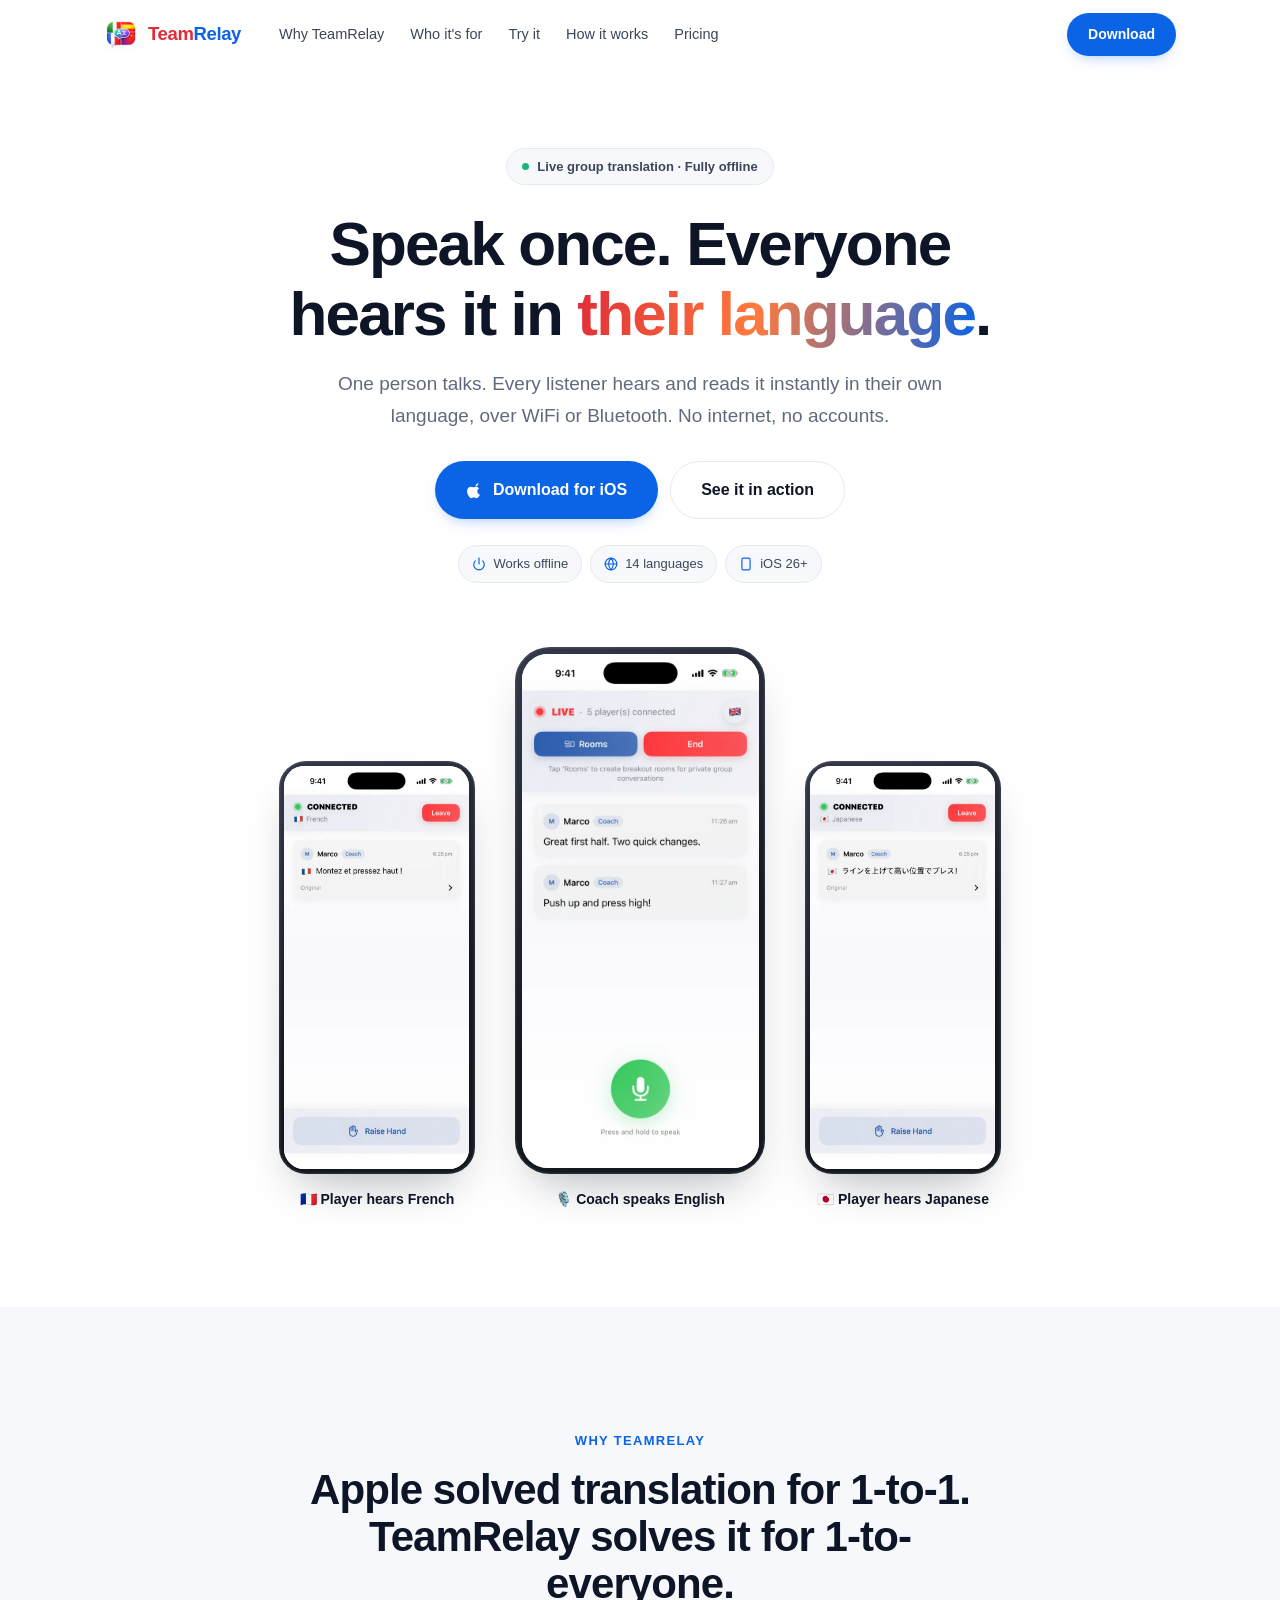
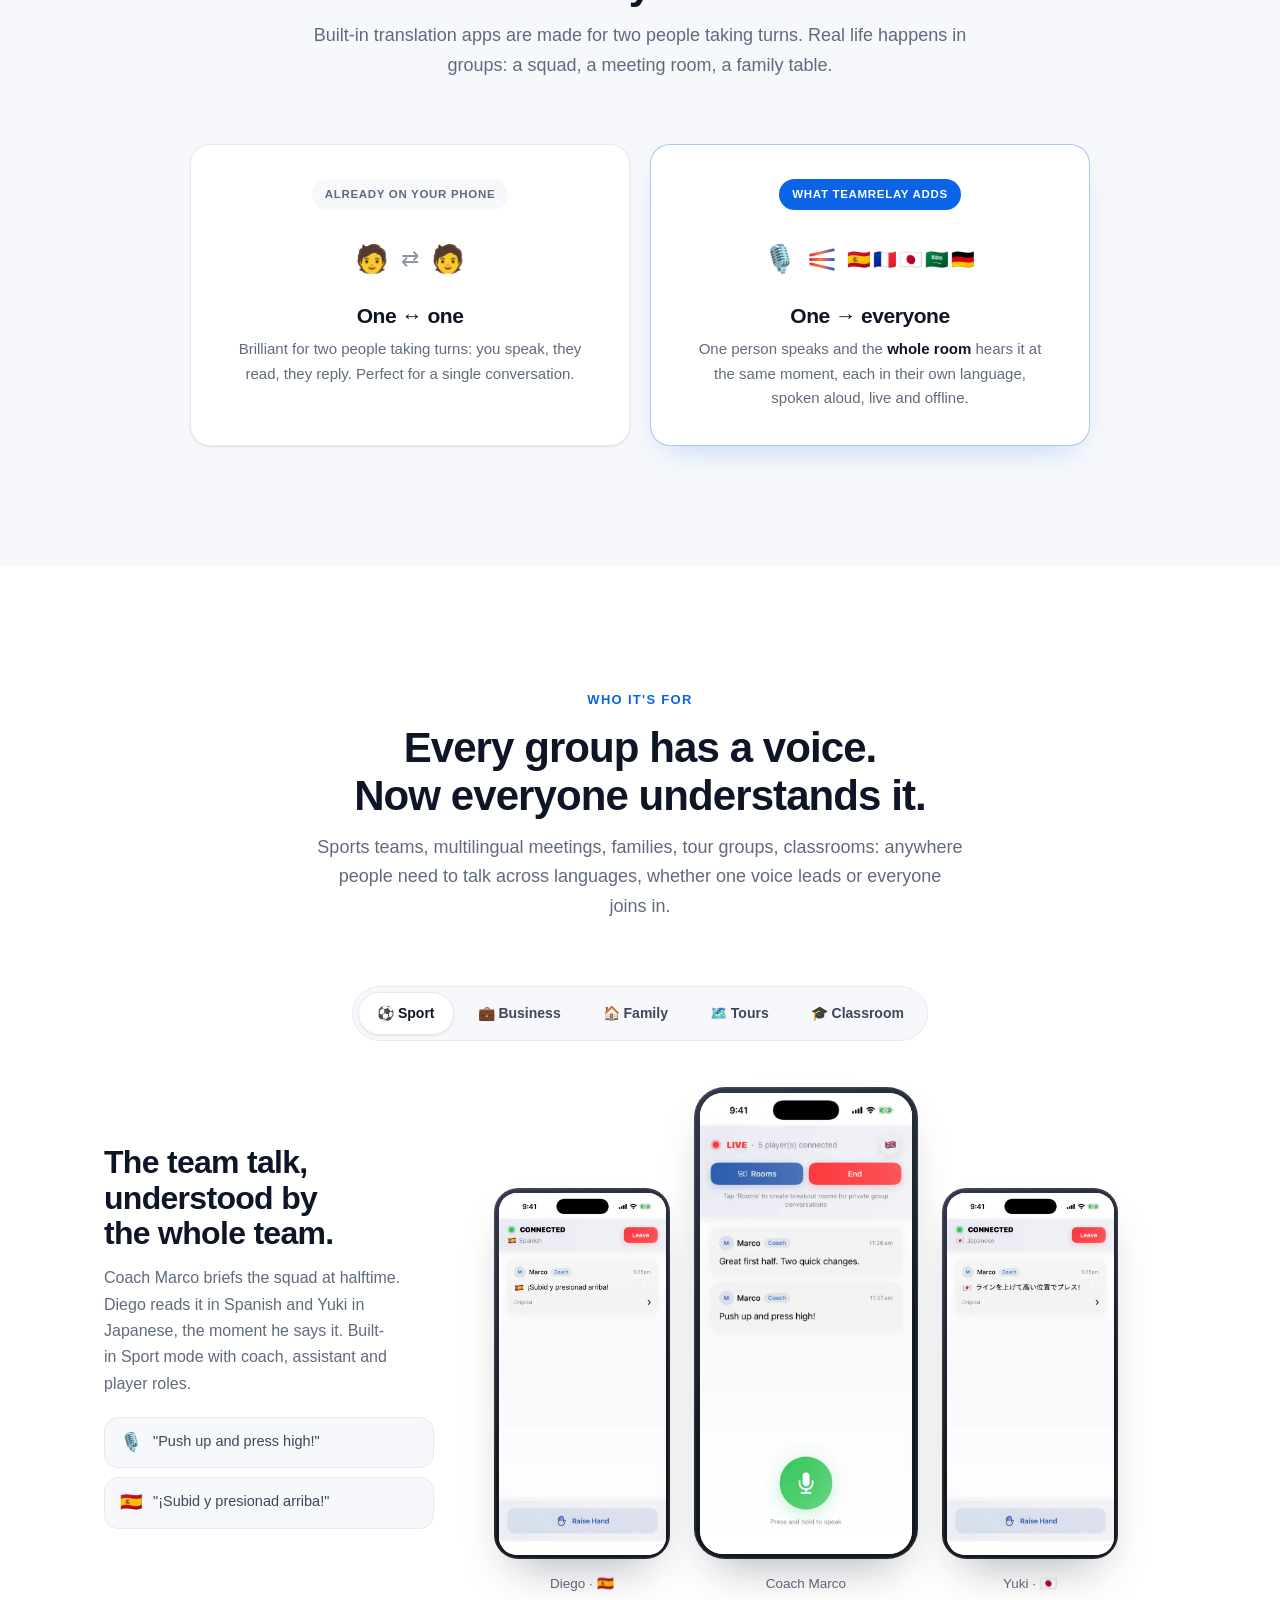
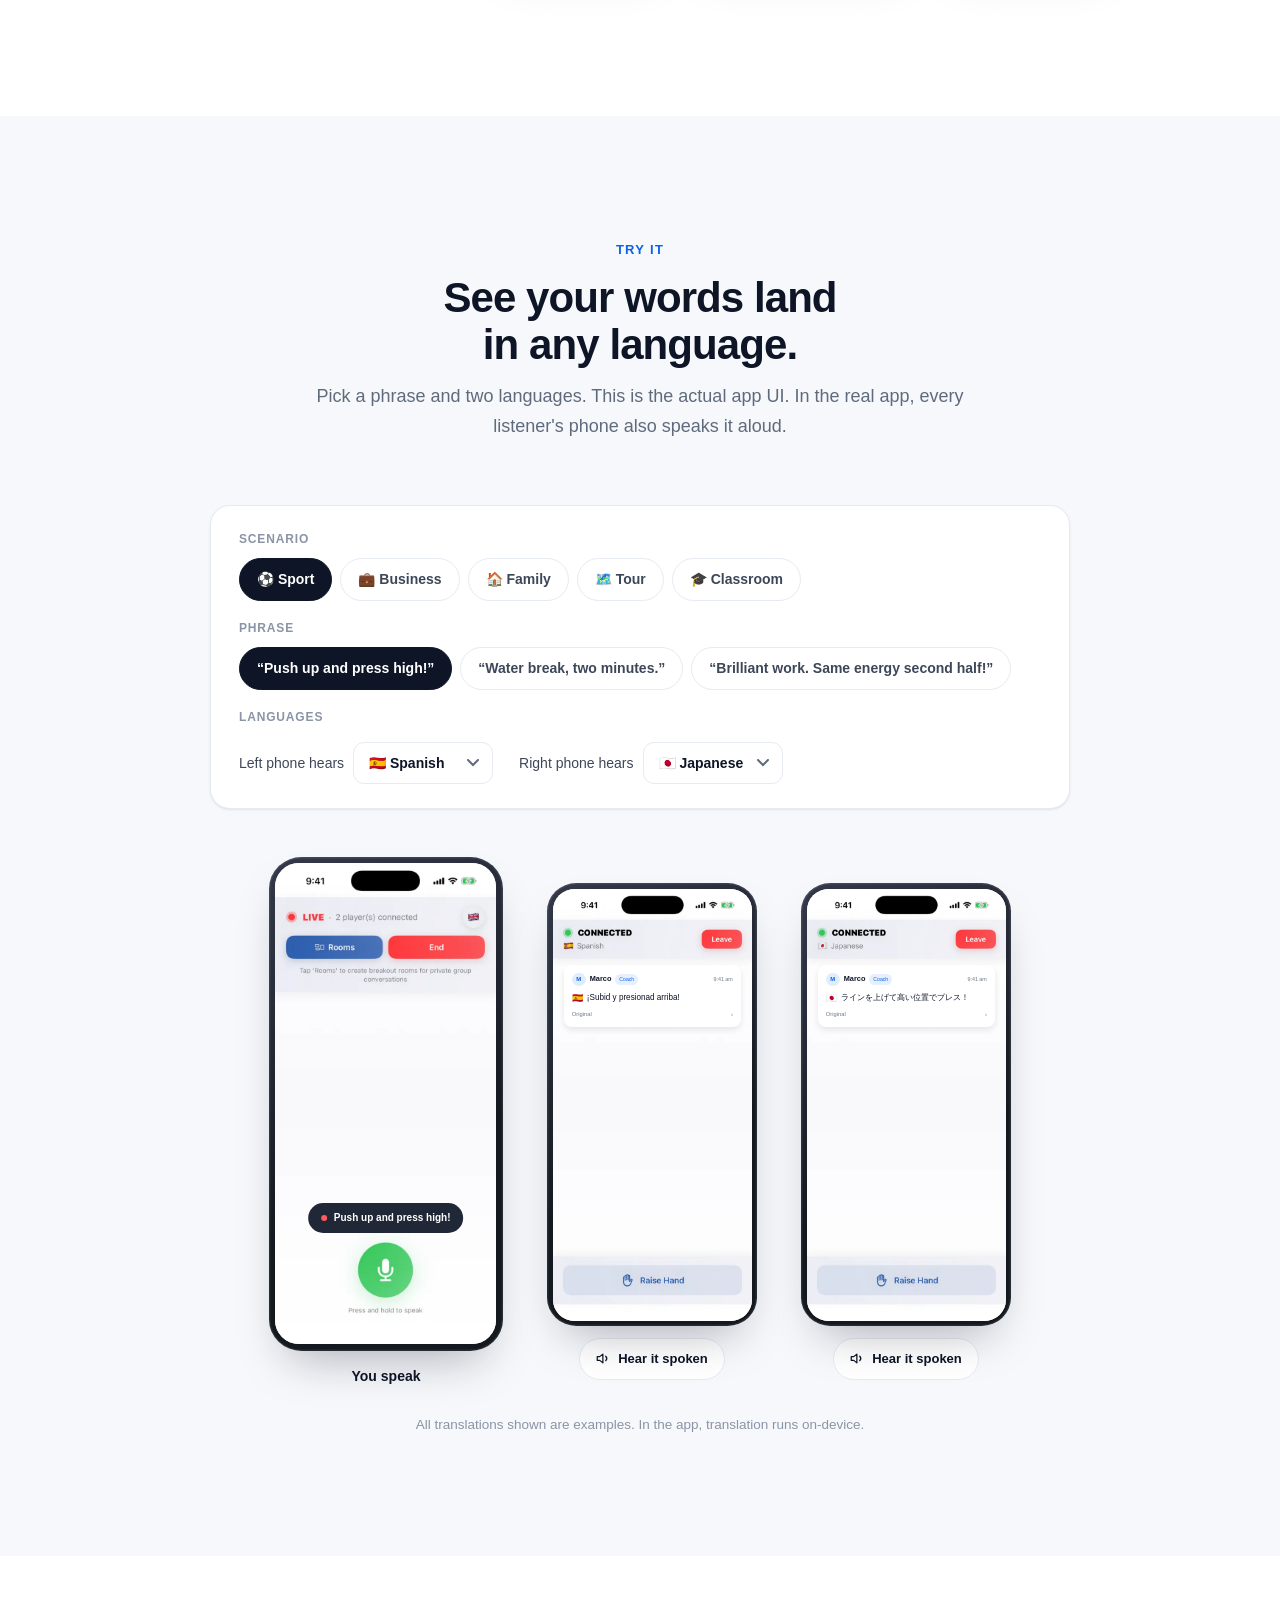
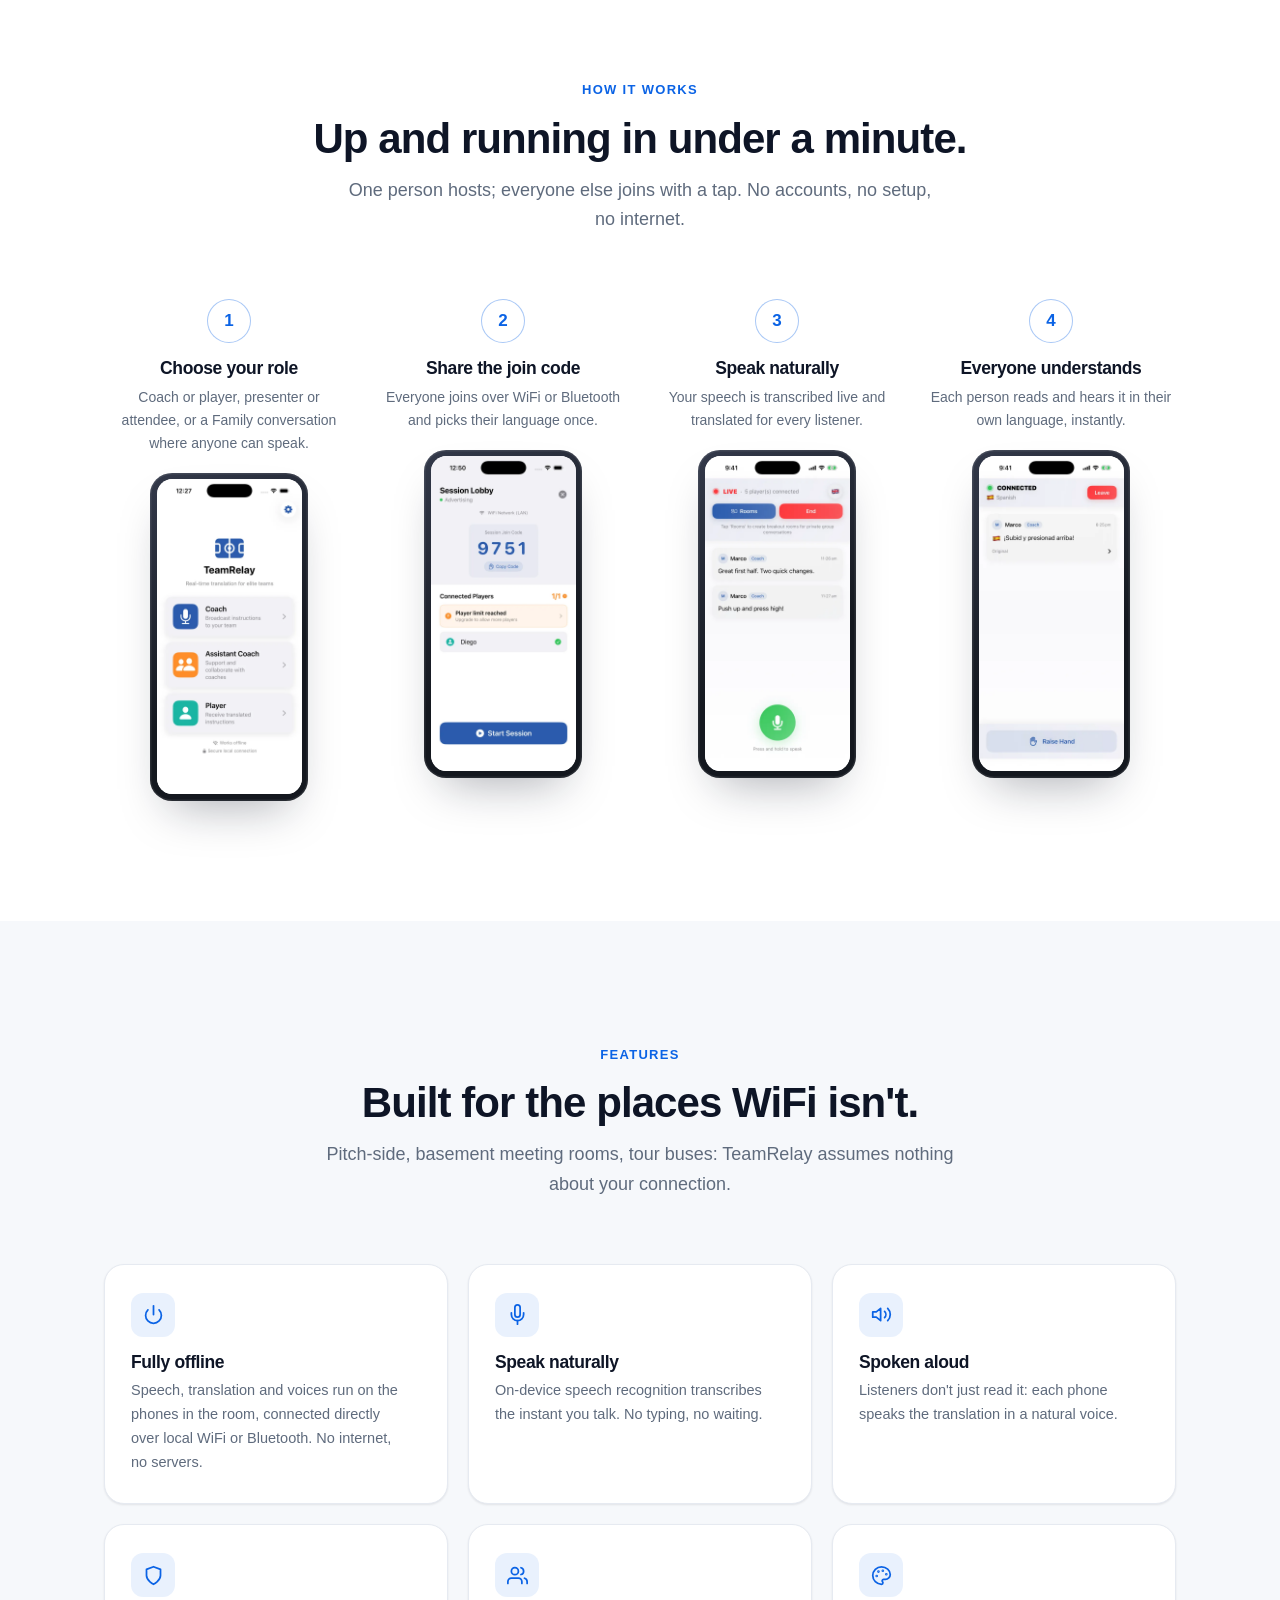
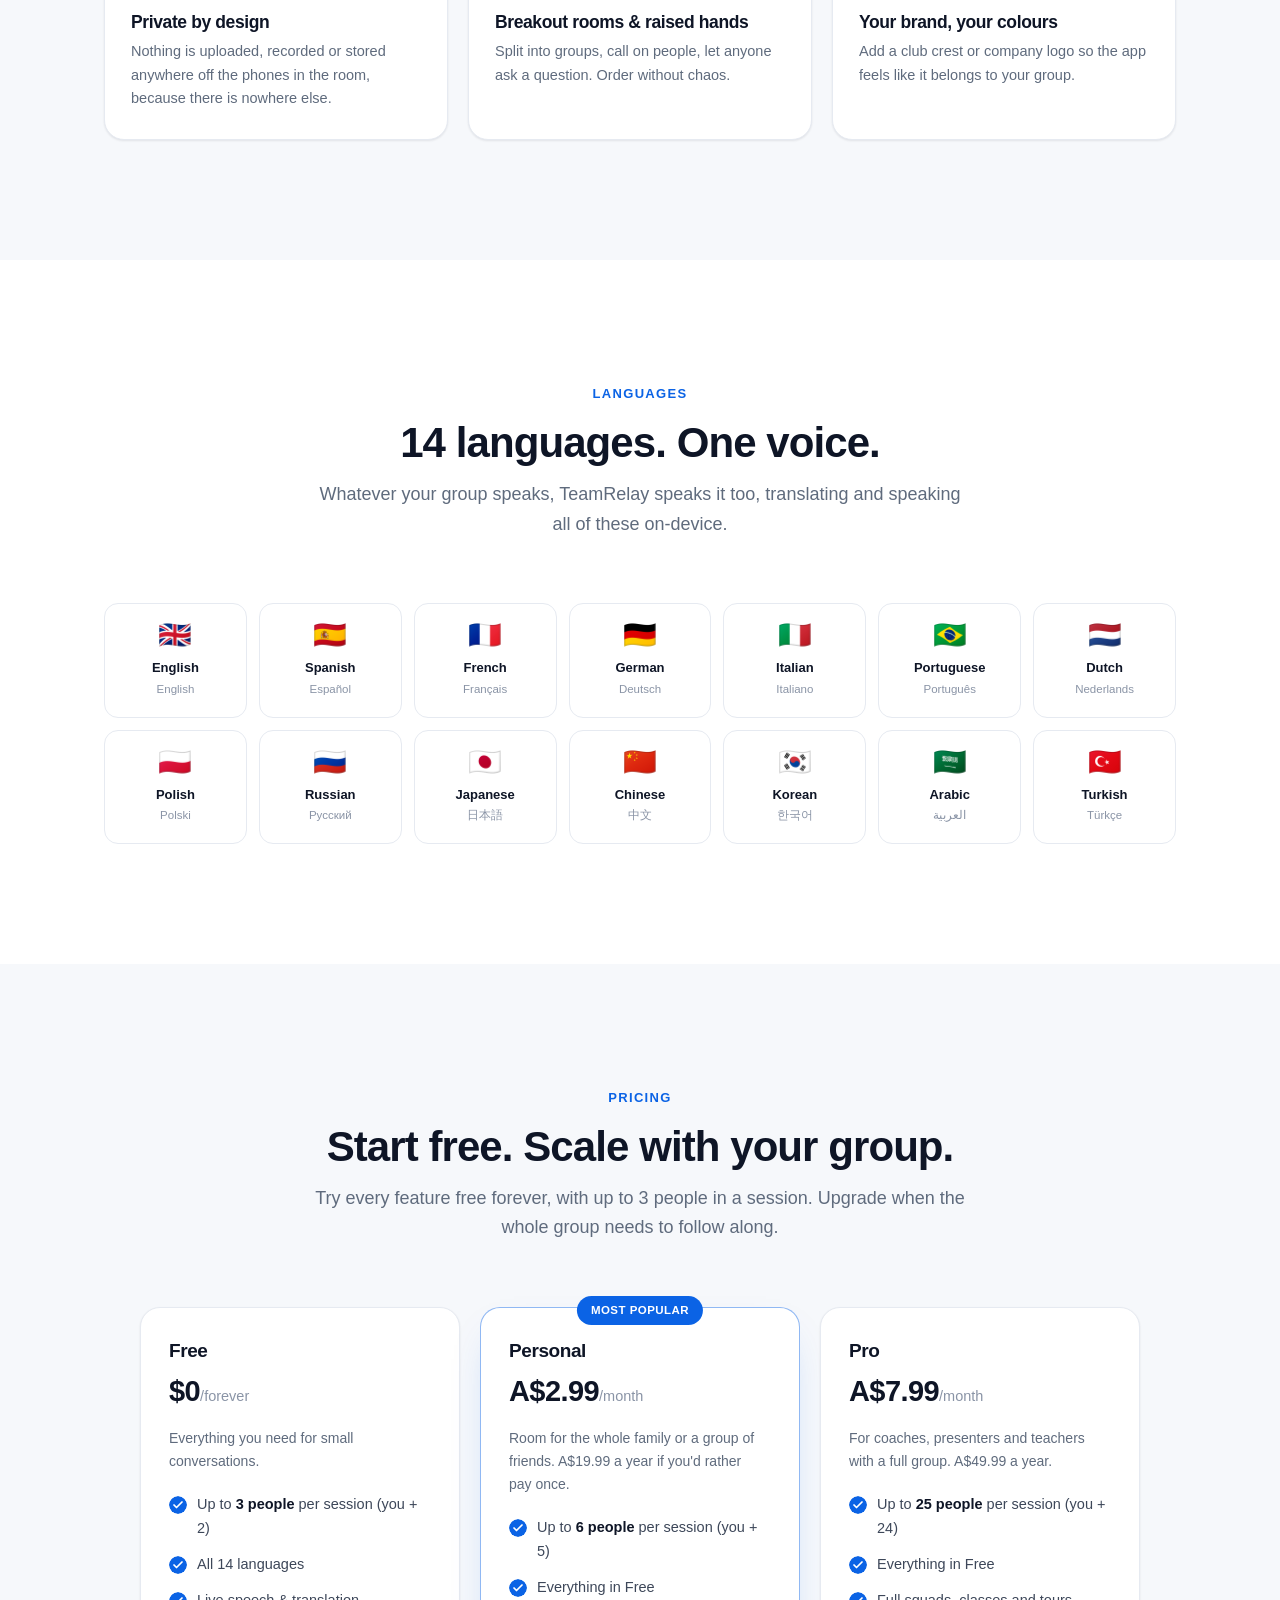
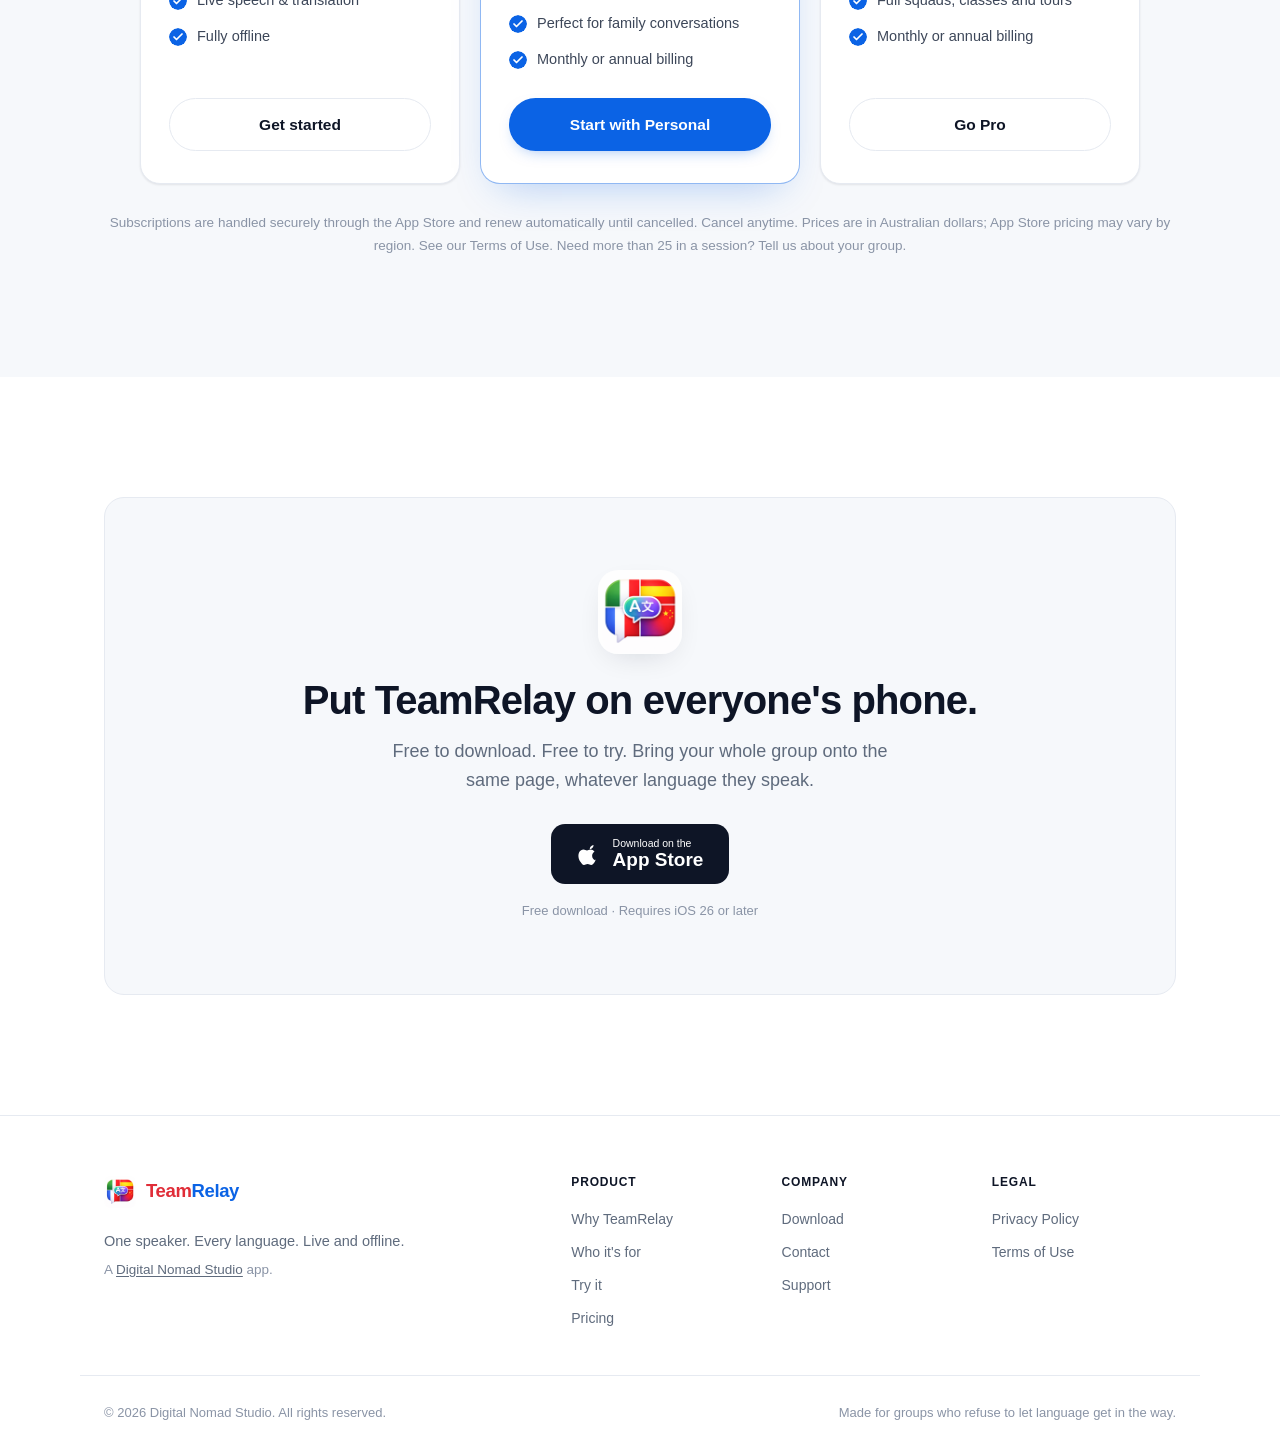
<file: index.html>
<!DOCTYPE html>
<html lang="en">
<head>
    <meta charset="UTF-8">
    <meta name="viewport" content="width=device-width, initial-scale=1.0">
    <title>TeamRelay: real-time group translation. One speaker, every language. Offline.</title>
    <meta name="description" content="TeamRelay translates one voice for a whole group in real time: 14 languages, fully offline over WiFi or Bluetooth. For teams, meetings, families, tours and classrooms. iOS.">
    <meta name="theme-color" content="#ffffff">
    <link rel="canonical" href="https://www.teamrelay.com.au/">
    <meta property="og:type" content="website">
    <meta property="og:title" content="TeamRelay: one speaker, every language. Live and offline.">
    <meta property="og:description" content="Apple solved translation for 1-to-1. TeamRelay solves it for 1-to-everyone. Real-time group translation in 14 languages, no internet required.">
    <meta property="og:image" content="https://www.teamrelay.com.au/assets/og.png">
    <meta name="twitter:card" content="summary_large_image">
    <link rel="icon" type="image/png" sizes="64x64" href="assets/teamrelay-icon-64.png">
    <link rel="apple-touch-icon" href="assets/teamrelay-icon-180.png">
    <link rel="preload" as="image" imagesrcset="assets/screens/coach-broadcast.webp 600w, assets/screens/coach-broadcast-900.webp 900w" imagesizes="250px" fetchpriority="high">
    <link rel="stylesheet" href="styles.css">

    <script type="application/ld+json">
    {
        "@context": "https://schema.org",
        "@type": "SoftwareApplication",
        "name": "TeamRelay",
        "operatingSystem": "iOS 26.0 or later",
        "applicationCategory": "UtilitiesApplication",
        "description": "Real-time group speech translation. One person speaks; everyone hears and reads it in their own language, fully offline over local WiFi or Bluetooth.",
        "offers": { "@type": "Offer", "price": "0", "priceCurrency": "AUD" },
        "featureList": "14 languages, offline LAN/Bluetooth translation, spoken playback, breakout rooms, Sport, Business and Family modes",
        "publisher": { "@type": "Organization", "name": "Digital Nomad Studio", "email": "team@digitalnomadstudio.io" }
    }
    </script>
    <script type="module" src="js/main.js"></script>
</head>
<body>
    <a class="skip-link" href="#main">Skip to content</a>

    <!-- ================= Nav ================= -->
    <nav class="nav" id="nav" aria-label="Main">
        <div class="nav-inner">
            <a href="#top" class="brand" aria-label="TeamRelay home">
                <img src="assets/teamrelay-icon-180.png" alt="" class="brand-mark" width="34" height="34">
                <span class="brand-name">Team<span class="brand-name-accent">Relay</span></span>
            </a>
            <div class="nav-links">
                <a href="#why">Why TeamRelay</a>
                <a href="#worlds">Who it's for</a>
                <a href="#playground">Try it</a>
                <a href="#how">How it works</a>
                <a href="#pricing">Pricing</a>
            </div>
            <a href="#download" class="btn btn-primary btn-sm nav-cta">Download</a>
            <button class="nav-toggle" id="navToggle" aria-label="Menu" aria-expanded="false" aria-controls="navMobile">
                <span></span><span></span><span></span>
            </button>
        </div>
        <div class="nav-mobile" id="navMobile">
            <a href="#why">Why TeamRelay</a>
            <a href="#worlds">Who it's for</a>
            <a href="#playground">Try it</a>
            <a href="#how">How it works</a>
            <a href="#pricing">Pricing</a>
            <a href="#download" class="btn btn-primary">Download for iOS</a>
        </div>
    </nav>

    <main id="main">
    <!-- ================= Hero ================= -->
    <header class="hero container" id="top">
        <span class="eyebrow"><span class="dot"></span> Live group translation · Fully offline</span>
        <h1 class="hero-title">Speak once. Everyone hears it in <span class="grad-text">their language</span>.</h1>
        <p class="hero-sub">One person talks. Every listener hears and reads it instantly in their own language, over WiFi or Bluetooth. No internet, no accounts.</p>
        <div class="hero-cta">
            <a href="#download" class="btn btn-primary btn-lg">
                <svg viewBox="0 0 24 24" width="18" height="18" aria-hidden="true" fill="currentColor"><path d="M16.5 3c.1 1-.3 2-1 2.8-.7.8-1.7 1.4-2.7 1.3-.1-1 .4-2 1-2.7.7-.8 1.8-1.3 2.7-1.4zM19 17.3c-.5 1.1-.7 1.6-1.3 2.6-.9 1.4-2.1 3.1-3.6 3.1-1.3 0-1.7-.9-3.5-.9s-2.2.8-3.5.9c-1.5.1-2.6-1.5-3.5-2.9C1.4 17.4.7 13 2.3 10.1c.9-1.6 2.5-2.6 4.2-2.6 1.4 0 2.3.9 3.5.9 1.1 0 1.8-.9 3.5-.9 1.5 0 3 .8 4 2.2-3.5 1.9-2.9 6.9.5 8.6z"/></svg>
                Download for iOS
            </a>
            <a href="#playground" class="btn btn-ghost btn-lg">See it in action</a>
        </div>
        <div class="hero-badges">
            <span class="badge"><svg viewBox="0 0 24 24" width="14" height="14" fill="none" stroke="currentColor" stroke-width="2" stroke-linecap="round" stroke-linejoin="round" aria-hidden="true"><path d="M18.36 6.64a9 9 0 1 1-12.73 0"/><line x1="12" y1="2" x2="12" y2="12"/></svg> Works offline</span>
            <span class="badge"><svg viewBox="0 0 24 24" width="14" height="14" fill="none" stroke="currentColor" stroke-width="2" stroke-linecap="round" stroke-linejoin="round" aria-hidden="true"><circle cx="12" cy="12" r="10"/><line x1="2" y1="12" x2="22" y2="12"/><path d="M12 2a15.3 15.3 0 0 1 4 10 15.3 15.3 0 0 1-4 10 15.3 15.3 0 0 1-4-10 15.3 15.3 0 0 1 4-10z"/></svg> 14 languages</span>
            <span class="badge"><svg viewBox="0 0 24 24" width="14" height="14" fill="none" stroke="currentColor" stroke-width="2" stroke-linecap="round" stroke-linejoin="round" aria-hidden="true"><rect x="5" y="2" width="14" height="20" rx="2.5"/></svg> iOS 26+</span>
        </div>

        <div class="hero-phones">
            <figure class="hero-phone is-listener reveal">
                <div class="device"><div class="device-screen">
                    <picture>
                        <source type="image/webp" srcset="assets/screens/player-fr.webp 600w, assets/screens/player-fr-900.webp 900w" sizes="196px">
                        <img src="assets/screens/player-fr.png" width="600" height="1304" alt="Player phone showing the coach's instruction translated into French" decoding="async">
                    </picture>
                </div></div>
                <figcaption class="phone-caption"><strong>🇫🇷 Player hears French</strong></figcaption>
            </figure>
            <figure class="hero-phone is-host reveal">
                <div class="device"><div class="device-screen">
                    <picture>
                        <source type="image/webp" srcset="assets/screens/coach-broadcast.webp 600w, assets/screens/coach-broadcast-900.webp 900w" sizes="250px">
                        <img src="assets/screens/coach-broadcast.png" width="600" height="1304" alt="Coach phone, live, broadcasting to five connected players" fetchpriority="high" decoding="async">
                    </picture>
                </div></div>
                <figcaption class="phone-caption"><strong>🎙️ Coach speaks English</strong></figcaption>
            </figure>
            <figure class="hero-phone is-listener reveal">
                <div class="device"><div class="device-screen">
                    <picture>
                        <source type="image/webp" srcset="assets/screens/player-ja.webp 600w, assets/screens/player-ja-900.webp 900w" sizes="196px">
                        <img src="assets/screens/player-ja.png" width="600" height="1304" alt="Player phone showing the coach's instruction translated into Japanese" decoding="async">
                    </picture>
                </div></div>
                <figcaption class="phone-caption"><strong>🇯🇵 Player hears Japanese</strong></figcaption>
            </figure>
        </div>
    </header>

    <!-- ================= Why ================= -->
    <section class="section section-soft" id="why" aria-labelledby="why-title">
        <div class="container">
            <div class="section-head">
                <span class="kicker">Why TeamRelay</span>
                <h2 class="section-title" id="why-title">Apple solved translation for 1-to-1.<br>TeamRelay solves it for 1-to-everyone.</h2>
                <p class="section-sub">Built-in translation apps are made for two people taking turns. Real life happens in groups: a squad, a meeting room, a family table.</p>
            </div>
            <div class="usp-cards">
                <article class="usp-card reveal">
                    <span class="usp-badge">Already on your phone</span>
                    <div class="usp-diagram" aria-hidden="true">
                        <span class="usp-node">🧑</span>
                        <span class="usp-arrow">⇄</span>
                        <span class="usp-node">🧑</span>
                    </div>
                    <h3>One ↔ one</h3>
                    <p>Brilliant for two people taking turns: you speak, they read, they reply. Perfect for a single conversation.</p>
                </article>
                <article class="usp-card usp-card-hero reveal">
                    <span class="usp-badge">What TeamRelay adds</span>
                    <div class="usp-diagram" aria-hidden="true">
                        <span class="usp-node">🎙️</span>
                        <span class="usp-fan"><span class="usp-ray"></span><span class="usp-ray"></span><span class="usp-ray"></span></span>
                        <span class="usp-flags">🇪🇸🇫🇷🇯🇵🇸🇦🇩🇪</span>
                    </div>
                    <h3>One → everyone</h3>
                    <p>One person speaks and the <strong>whole room</strong> hears it at the same moment, each in their own language, spoken aloud, live and offline.</p>
                </article>
            </div>
        </div>
    </section>

    <!-- ================= Who it's for ================= -->
    <section class="section" id="worlds" aria-labelledby="worlds-title">
        <span id="usecases" aria-hidden="true"></span>
        <div class="container">
            <div class="section-head">
                <span class="kicker">Who it's for</span>
                <h2 class="section-title" id="worlds-title">Every group has a voice.<br>Now everyone understands it.</h2>
                <p class="section-sub">Sports teams, multilingual meetings, families, tour groups, classrooms: anywhere people need to talk across languages, whether one voice leads or everyone joins in.</p>
            </div>

            <div class="worlds-tabs" role="tablist" aria-label="Who it's for">
                <button role="tab" id="tab-sport" aria-controls="panel-sport" aria-selected="true">⚽ Sport</button>
                <button role="tab" id="tab-business" aria-controls="panel-business" aria-selected="false" tabindex="-1">💼 Business</button>
                <button role="tab" id="tab-family" aria-controls="panel-family" aria-selected="false" tabindex="-1">🏠 Family</button>
                <button role="tab" id="tab-tour" aria-controls="panel-tour" aria-selected="false" tabindex="-1">🗺️ Tours</button>
                <button role="tab" id="tab-classroom" aria-controls="panel-classroom" aria-selected="false" tabindex="-1">🎓 Classroom</button>
            </div>

            <div class="worlds-panels" id="worldsPanels">
                <article class="world-panel" id="panel-sport" role="tabpanel" aria-labelledby="tab-sport" data-world="sport">
                    <div class="wp-copy">
                        <h3>The team talk, understood by the whole team.</h3>
                        <p class="wp-blurb">Coach Marco briefs the squad at halftime. Diego reads it in Spanish and Yuki in Japanese, the moment he says it. Built-in Sport mode with coach, assistant and player roles.</p>
                        <p class="wp-quote"><span class="flag" aria-hidden="true">🎙️</span> "Push up and press high!"</p>
                        <p class="wp-quote"><span class="flag" aria-hidden="true">🇪🇸</span> <span lang="es">"¡Subid y presionad arriba!"</span></p>
                    </div>
                    <div class="wp-devices">
                        <figure class="wp-listener">
                            <div class="device"><div class="device-screen">
                                <picture>
                                    <source type="image/webp" srcset="assets/screens/player-es.webp 600w, assets/screens/player-es-900.webp 900w" sizes="176px">
                                    <img src="assets/screens/player-es.png" width="600" height="1304" alt="Diego's phone: the instruction in Spanish" loading="lazy" decoding="async">
                                </picture>
                            </div></div>
                            <figcaption class="phone-caption">Diego · 🇪🇸</figcaption>
                        </figure>
                        <figure class="wp-host">
                            <div class="device"><div class="device-screen">
                                <picture>
                                    <source type="image/webp" srcset="assets/screens/coach-broadcast.webp 600w, assets/screens/coach-broadcast-900.webp 900w" sizes="224px">
                                    <img src="assets/screens/coach-broadcast.png" width="600" height="1304" alt="Coach Marco's phone, live with five players connected" loading="lazy" decoding="async">
                                </picture>
                            </div></div>
                            <figcaption class="phone-caption">Coach Marco</figcaption>
                        </figure>
                        <figure class="wp-listener">
                            <div class="device"><div class="device-screen">
                                <picture>
                                    <source type="image/webp" srcset="assets/screens/player-ja.webp 600w, assets/screens/player-ja-900.webp 900w" sizes="176px">
                                    <img src="assets/screens/player-ja.png" width="600" height="1304" alt="Yuki's phone: the instruction in Japanese" loading="lazy" decoding="async">
                                </picture>
                            </div></div>
                            <figcaption class="phone-caption">Yuki · 🇯🇵</figcaption>
                        </figure>
                    </div>
                </article>

                <article class="world-panel" id="panel-business" role="tabpanel" aria-labelledby="tab-business" data-world="business">
                    <div class="wp-copy">
                        <h3>Brief the room, not just the fluent half.</h3>
                        <p class="wp-blurb">Priya presents the quarter to a mixed team. Lukas follows in German and Mei in Chinese, so nobody nods politely and misses the point. Business mode gives you presenter and attendee roles.</p>
                        <p class="wp-quote"><span class="flag" aria-hidden="true">🎙️</span> "Q3 numbers are in. We beat target by twelve percent."</p>
                        <p class="wp-quote"><span class="flag" aria-hidden="true">🇩🇪</span> <span lang="de">"Die Q3-Zahlen sind da. Wir haben das Ziel um zwölf Prozent übertroffen."</span></p>
                    </div>
                    <div class="wp-devices">
                        <figure class="wp-listener">
                            <div class="device"><div class="device-screen">
                                <picture>
                                    <source type="image/webp" srcset="assets/screens/world-business-de.webp 600w, assets/screens/world-business-de-900.webp 900w" sizes="176px">
                                    <img src="assets/screens/world-business-de.png" width="600" height="1304" alt="Lukas's phone: the update in German" loading="lazy" decoding="async">
                                </picture>
                            </div></div>
                            <figcaption class="phone-caption">Lukas · 🇩🇪</figcaption>
                        </figure>
                        <figure class="wp-host">
                            <div class="device"><div class="device-screen">
                                <picture>
                                    <source type="image/webp" srcset="assets/screens/world-business-host.webp 600w, assets/screens/world-business-host-900.webp 900w" sizes="224px">
                                    <img src="assets/screens/world-business-host.png" width="600" height="1304" alt="Priya's phone, live with two attendees connected" loading="lazy" decoding="async">
                                </picture>
                            </div></div>
                            <figcaption class="phone-caption">Priya · Presenter</figcaption>
                        </figure>
                        <figure class="wp-listener">
                            <div class="device"><div class="device-screen">
                                <picture>
                                    <source type="image/webp" srcset="assets/screens/world-business-zh.webp 600w, assets/screens/world-business-zh-900.webp 900w" sizes="176px">
                                    <img src="assets/screens/world-business-zh.png" width="600" height="1304" alt="Mei's phone: the update in Chinese" loading="lazy" decoding="async">
                                </picture>
                            </div></div>
                            <figcaption class="phone-caption">Mei · 🇨🇳</figcaption>
                        </figure>
                    </div>
                </article>

                <article class="world-panel" id="panel-family" role="tabpanel" aria-labelledby="tab-family" data-world="family">
                    <div class="wp-copy">
                        <h3>Every generation at one table.</h3>
                        <p class="wp-blurb">Nonna Lucia speaks Italian; the grandkids don't. Built-in Family mode is a true conversation: anyone can speak, and everyone hears it in their own language, so nobody just smiles along.</p>
                        <p class="wp-quote"><span class="flag" aria-hidden="true">🇮🇹</span> <span lang="it">"La cena è pronta, venite a tavola!"</span></p>
                        <p class="wp-quote"><span class="flag" aria-hidden="true">🇬🇧</span> "Dinner's ready, come to the table!"</p>
                    </div>
                    <div class="wp-devices">
                        <figure class="wp-listener">
                            <div class="device"><div class="device-screen">
                                <picture>
                                    <source type="image/webp" srcset="assets/screens/world-family-en.webp 600w, assets/screens/world-family-en-900.webp 900w" sizes="176px">
                                    <img src="assets/screens/world-family-en.png" width="600" height="1304" alt="Emma's phone: the family conversation in English" loading="lazy" decoding="async">
                                </picture>
                            </div></div>
                            <figcaption class="phone-caption">Emma · 🇬🇧</figcaption>
                        </figure>
                        <figure class="wp-host">
                            <div class="device"><div class="device-screen">
                                <picture>
                                    <source type="image/webp" srcset="assets/screens/world-family-host.webp 600w, assets/screens/world-family-host-900.webp 900w" sizes="224px">
                                    <img src="assets/screens/world-family-host.png" width="600" height="1304" alt="Nonna Lucia's phone, hosting the family conversation in Italian" loading="lazy" decoding="async">
                                </picture>
                            </div></div>
                            <figcaption class="phone-caption">Nonna Lucia · 🇮🇹</figcaption>
                        </figure>
                        <figure class="wp-listener">
                            <div class="device"><div class="device-screen">
                                <picture>
                                    <source type="image/webp" srcset="assets/screens/world-family-es.webp 600w, assets/screens/world-family-es-900.webp 900w" sizes="176px">
                                    <img src="assets/screens/world-family-es.png" width="600" height="1304" alt="Mateo's phone: the family conversation in Spanish" loading="lazy" decoding="async">
                                </picture>
                            </div></div>
                            <figcaption class="phone-caption">Mateo · 🇪🇸</figcaption>
                        </figure>
                    </div>
                </article>

                <article class="world-panel" id="panel-tour" role="tabpanel" aria-labelledby="tab-tour" data-world="tour">
                    <div class="wp-copy">
                        <h3>One guide, thirty travelers, no headsets.</h3>
                        <p class="wp-blurb">Ana leads a walking tour. Chloé hears her in French and Min-jun in Korean. No radio kits, no shouting, no one left at the wrong fountain.</p>
                        <p class="wp-quote"><span class="flag" aria-hidden="true">🎙️</span> "We meet back at the fountain at six o'clock."</p>
                        <p class="wp-quote"><span class="flag" aria-hidden="true">🇰🇷</span> <span lang="ko">"여섯 시에 분수대 앞에서 다시 모입니다."</span></p>
                    </div>
                    <div class="wp-devices">
                        <figure class="wp-listener">
                            <div class="device"><div class="device-screen">
                                <picture>
                                    <source type="image/webp" srcset="assets/screens/world-tour-fr.webp 600w, assets/screens/world-tour-fr-900.webp 900w" sizes="176px">
                                    <img src="assets/screens/world-tour-fr.png" width="600" height="1304" alt="Chloé's phone: the guide in French" loading="lazy" decoding="async">
                                </picture>
                            </div></div>
                            <figcaption class="phone-caption">Chloé · 🇫🇷</figcaption>
                        </figure>
                        <figure class="wp-host">
                            <div class="device"><div class="device-screen">
                                <picture>
                                    <source type="image/webp" srcset="assets/screens/world-tour-host.webp 600w, assets/screens/world-tour-host-900.webp 900w" sizes="224px">
                                    <img src="assets/screens/world-tour-host.png" width="600" height="1304" alt="Ana's phone, guiding two connected travelers" loading="lazy" decoding="async">
                                </picture>
                            </div></div>
                            <figcaption class="phone-caption">Ana · Guide</figcaption>
                        </figure>
                        <figure class="wp-listener">
                            <div class="device"><div class="device-screen">
                                <picture>
                                    <source type="image/webp" srcset="assets/screens/world-tour-ko.webp 600w, assets/screens/world-tour-ko-900.webp 900w" sizes="176px">
                                    <img src="assets/screens/world-tour-ko.png" width="600" height="1304" alt="Min-jun's phone: the guide in Korean" loading="lazy" decoding="async">
                                </picture>
                            </div></div>
                            <figcaption class="phone-caption">Min-jun · 🇰🇷</figcaption>
                        </figure>
                    </div>
                </article>

                <article class="world-panel" id="panel-classroom" role="tabpanel" aria-labelledby="tab-classroom" data-world="classroom">
                    <div class="wp-copy">
                        <h3>Teach once. Reach every student.</h3>
                        <p class="wp-blurb">Ms. Rivera's class speaks three home languages. She teaches naturally; Amir follows in Arabic, Olek in Polish, and everyone sits the same quiz on Friday.</p>
                        <p class="wp-quote"><span class="flag" aria-hidden="true">🎙️</span> "Open your books to page forty, please."</p>
                        <p class="wp-quote"><span class="flag" aria-hidden="true">🇵🇱</span> <span lang="pl">"Otwórzcie książki na stronie czterdziestej, proszę."</span></p>
                    </div>
                    <div class="wp-devices">
                        <figure class="wp-listener">
                            <div class="device"><div class="device-screen">
                                <picture>
                                    <source type="image/webp" srcset="assets/screens/world-classroom-ar.webp 600w, assets/screens/world-classroom-ar-900.webp 900w" sizes="176px">
                                    <img src="assets/screens/world-classroom-ar.png" width="600" height="1304" alt="Amir's phone: the lesson in Arabic" loading="lazy" decoding="async">
                                </picture>
                            </div></div>
                            <figcaption class="phone-caption">Amir · 🇸🇦</figcaption>
                        </figure>
                        <figure class="wp-host">
                            <div class="device"><div class="device-screen">
                                <picture>
                                    <source type="image/webp" srcset="assets/screens/world-classroom-host.webp 600w, assets/screens/world-classroom-host-900.webp 900w" sizes="224px">
                                    <img src="assets/screens/world-classroom-host.png" width="600" height="1304" alt="Ms. Rivera's phone, teaching with two students connected" loading="lazy" decoding="async">
                                </picture>
                            </div></div>
                            <figcaption class="phone-caption">Ms. Rivera · Teacher</figcaption>
                        </figure>
                        <figure class="wp-listener">
                            <div class="device"><div class="device-screen">
                                <picture>
                                    <source type="image/webp" srcset="assets/screens/world-classroom-pl.webp 600w, assets/screens/world-classroom-pl-900.webp 900w" sizes="176px">
                                    <img src="assets/screens/world-classroom-pl.png" width="600" height="1304" alt="Olek's phone: the lesson in Polish" loading="lazy" decoding="async">
                                </picture>
                            </div></div>
                            <figcaption class="phone-caption">Olek · 🇵🇱</figcaption>
                        </figure>
                    </div>
                </article>
            </div>
        </div>
    </section>

    <!-- ================= Playground ================= -->
    <section class="section section-soft" id="playground" aria-labelledby="pg-title">
        <div class="container">
            <div class="section-head">
                <span class="kicker">Try it</span>
                <h2 class="section-title" id="pg-title">See your words land in any language.</h2>
                <p class="section-sub">Pick a phrase and two languages. This is the actual app UI. In the real app, every listener's phone also speaks it aloud.</p>
            </div>

            <div class="pg-controls" id="pgControls">
                <div class="pg-row" role="radiogroup" aria-label="Pick a scenario" id="pgScenarios">
                    <span class="pg-row-label" aria-hidden="true">Scenario</span>
                    <button class="chip" role="radio" aria-checked="true" data-scenario="sport">⚽ Sport</button>
                    <button class="chip" role="radio" aria-checked="false" tabindex="-1" data-scenario="business">💼 Business</button>
                    <button class="chip" role="radio" aria-checked="false" tabindex="-1" data-scenario="family">🏠 Family</button>
                    <button class="chip" role="radio" aria-checked="false" tabindex="-1" data-scenario="tour">🗺️ Tour</button>
                    <button class="chip" role="radio" aria-checked="false" tabindex="-1" data-scenario="classroom">🎓 Classroom</button>
                </div>
                <div class="pg-row" role="radiogroup" aria-label="Pick a phrase" id="pgPhrases">
                    <span class="pg-row-label" aria-hidden="true">Phrase</span>
                    <button class="chip" role="radio" aria-checked="true" data-phrase="0">"Push up and press high!"</button>
                </div>
                <div class="pg-row pg-langs">
                    <span class="pg-row-label" aria-hidden="true">Languages</span>
                    <label>Left phone hears
                        <select class="pg-select" id="pgLang0" autocomplete="off">
                            <option value="es" selected>🇪🇸 Spanish</option>
                            <option value="fr">🇫🇷 French</option>
                            <option value="de">🇩🇪 German</option>
                            <option value="ja">🇯🇵 Japanese</option>
                            <option value="ar">🇸🇦 Arabic</option>
                            <option value="zh">🇨🇳 Chinese</option>
                        </select>
                    </label>
                    <label>Right phone hears
                        <select class="pg-select" id="pgLang1" autocomplete="off">
                            <option value="es">🇪🇸 Spanish</option>
                            <option value="fr">🇫🇷 French</option>
                            <option value="de">🇩🇪 German</option>
                            <option value="ja" selected>🇯🇵 Japanese</option>
                            <option value="ar">🇸🇦 Arabic</option>
                            <option value="zh">🇨🇳 Chinese</option>
                        </select>
                    </label>
                </div>
            </div>

            <div class="pg-stage" id="pgStage">
                <figure class="pg-phone pg-host">
                    <div class="device">
                        <div class="device-screen">
                            <picture>
                                <source type="image/webp" srcset="assets/screens/pg-host-empty.webp 600w, assets/screens/pg-host-empty-900.webp 900w" sizes="234px">
                                <img src="assets/screens/pg-host-empty.png" width="600" height="1304" alt="The speaker's phone, live" loading="lazy" decoding="async">
                            </picture>
                            <span class="pg-pill"><span class="pill-dot"></span><span id="pgPillText">Push up and press high!</span></span>
                        </div>
                    </div>
                    <figcaption class="phone-caption"><strong>You speak</strong></figcaption>
                </figure>

                <div class="pg-listener-col">
                    <figure class="pg-phone pg-listener" data-slot="0">
                        <div class="device">
                            <div class="device-screen">
                                <picture data-base>
                                    <source type="image/webp" srcset="assets/screens/pg-empty-es.webp 600w, assets/screens/pg-empty-es-900.webp 900w" sizes="210px">
                                    <img src="assets/screens/pg-empty-es.png" width="600" height="1304" alt="Listener phone, connected in Spanish" loading="lazy" decoding="async">
                                </picture>
                                <div class="pg-overlay">
                                    <article class="app-bubble" data-bubble>
                                        <div class="ab-head">
                                            <span class="ab-avatar" data-avatar>M</span>
                                            <span class="ab-name" data-name>Marco</span>
                                            <span class="ab-chip" data-chip>Coach</span>
                                            <span class="ab-time">9:41 am</span>
                                        </div>
                                        <div class="ab-body">
                                            <span class="ab-flag" data-flag>🇪🇸</span>
                                            <span class="ab-text" data-text lang="es">¡Subid y presionad arriba!</span>
                                        </div>
                                        <div class="ab-orig">Original <span aria-hidden="true">›</span></div>
                                    </article>
                                </div>
                            </div>
                        </div>
                    </figure>
                    <button class="pg-speaker" data-speak="0" hidden aria-pressed="false">
                        <svg viewBox="0 0 24 24" width="15" height="15" fill="none" stroke="currentColor" stroke-width="2" stroke-linecap="round" stroke-linejoin="round" aria-hidden="true"><polygon points="11 5 6 9 2 9 2 15 6 15 11 19 11 5"/><path d="M15.54 8.46a5 5 0 0 1 0 7.07"/></svg>
                        Hear it spoken
                    </button>
                </div>

                <div class="pg-listener-col">
                    <figure class="pg-phone pg-listener" data-slot="1">
                        <div class="device">
                            <div class="device-screen">
                                <picture data-base>
                                    <source type="image/webp" srcset="assets/screens/pg-empty-ja.webp 600w, assets/screens/pg-empty-ja-900.webp 900w" sizes="210px">
                                    <img src="assets/screens/pg-empty-ja.png" width="600" height="1304" alt="Listener phone, connected in Japanese" loading="lazy" decoding="async">
                                </picture>
                                <div class="pg-overlay">
                                    <article class="app-bubble" data-bubble>
                                        <div class="ab-head">
                                            <span class="ab-avatar" data-avatar>M</span>
                                            <span class="ab-name" data-name>Marco</span>
                                            <span class="ab-chip" data-chip>Coach</span>
                                            <span class="ab-time">9:41 am</span>
                                        </div>
                                        <div class="ab-body">
                                            <span class="ab-flag" data-flag>🇯🇵</span>
                                            <span class="ab-text" data-text lang="ja">ラインを上げて高い位置でプレス！</span>
                                        </div>
                                        <div class="ab-orig">Original <span aria-hidden="true">›</span></div>
                                    </article>
                                </div>
                            </div>
                        </div>
                    </figure>
                    <button class="pg-speaker" data-speak="1" hidden aria-pressed="false">
                        <svg viewBox="0 0 24 24" width="15" height="15" fill="none" stroke="currentColor" stroke-width="2" stroke-linecap="round" stroke-linejoin="round" aria-hidden="true"><polygon points="11 5 6 9 2 9 2 15 6 15 11 19 11 5"/><path d="M15.54 8.46a5 5 0 0 1 0 7.07"/></svg>
                        Hear it spoken
                    </button>
                </div>
            </div>
            <p class="pg-note">All translations shown are examples. In the app, translation runs on-device.</p>
            <p class="visually-hidden" aria-live="polite" id="pgStatus"></p>
        </div>
    </section>

    <!-- ================= How it works ================= -->
    <section class="section" id="how" aria-labelledby="how-title">
        <div class="container">
            <div class="section-head">
                <span class="kicker">How it works</span>
                <h2 class="section-title" id="how-title">Up and running in under a minute.</h2>
                <p class="section-sub">One person hosts; everyone else joins with a tap. No accounts, no setup, no internet.</p>
            </div>
            <div class="steps">
                <div class="step reveal">
                    <div class="step-num">1</div>
                    <h3>Choose your role</h3>
                    <p>Coach or player, presenter or attendee, or a Family conversation where anyone can speak.</p>
                    <div class="device"><div class="device-screen">
                        <picture>
                            <source type="image/webp" srcset="assets/screens/role.webp 600w" sizes="158px">
                            <img src="assets/screens/role.png" width="600" height="1304" alt="Role selection screen" loading="lazy" decoding="async">
                        </picture>
                    </div></div>
                </div>
                <div class="step reveal">
                    <div class="step-num">2</div>
                    <h3>Share the join code</h3>
                    <p>Everyone joins over WiFi or Bluetooth and picks their language once.</p>
                    <div class="device"><div class="device-screen">
                        <picture>
                            <source type="image/webp" srcset="assets/screens/lobby.webp 600w" sizes="158px">
                            <img src="assets/screens/lobby.png" width="600" height="1304" alt="Session lobby with a live join code" loading="lazy" decoding="async">
                        </picture>
                    </div></div>
                </div>
                <div class="step reveal">
                    <div class="step-num">3</div>
                    <h3>Speak naturally</h3>
                    <p>Your speech is transcribed live and translated for every listener.</p>
                    <div class="device"><div class="device-screen">
                        <picture>
                            <source type="image/webp" srcset="assets/screens/coach-broadcast.webp 600w" sizes="158px">
                            <img src="assets/screens/coach-broadcast.png" width="600" height="1304" alt="Live broadcast screen with messages" loading="lazy" decoding="async">
                        </picture>
                    </div></div>
                </div>
                <div class="step reveal">
                    <div class="step-num">4</div>
                    <h3>Everyone understands</h3>
                    <p>Each person reads and hears it in their own language, instantly.</p>
                    <div class="device"><div class="device-screen">
                        <picture>
                            <source type="image/webp" srcset="assets/screens/player-es.webp 600w" sizes="158px">
                            <img src="assets/screens/player-es.png" width="600" height="1304" alt="Listener screen with the translated message" loading="lazy" decoding="async">
                        </picture>
                    </div></div>
                </div>
            </div>
        </div>
    </section>

    <!-- ================= Features ================= -->
    <section class="section section-soft" id="features" aria-labelledby="features-title">
        <div class="container">
            <div class="section-head">
                <span class="kicker">Features</span>
                <h2 class="section-title" id="features-title">Built for the places WiFi isn't.</h2>
                <p class="section-sub">Pitch-side, basement meeting rooms, tour buses: TeamRelay assumes nothing about your connection.</p>
            </div>
            <div class="features-grid">
                <article class="feature-card reveal">
                    <div class="feature-icon"><svg viewBox="0 0 24 24" width="21" height="21" fill="none" stroke="currentColor" stroke-width="2" stroke-linecap="round" stroke-linejoin="round" aria-hidden="true"><path d="M18.36 6.64a9 9 0 1 1-12.73 0"/><line x1="12" y1="2" x2="12" y2="12"/></svg></div>
                    <h3>Fully offline</h3>
                    <p>Speech, translation and voices run on the phones in the room, connected directly over local WiFi or Bluetooth. No internet, no servers.</p>
                </article>
                <article class="feature-card reveal">
                    <div class="feature-icon"><svg viewBox="0 0 24 24" width="21" height="21" fill="none" stroke="currentColor" stroke-width="2" stroke-linecap="round" stroke-linejoin="round" aria-hidden="true"><path d="M12 1a3 3 0 0 0-3 3v8a3 3 0 0 0 6 0V4a3 3 0 0 0-3-3z"/><path d="M19 10v2a7 7 0 0 1-14 0v-2"/><line x1="12" y1="19" x2="12" y2="23"/></svg></div>
                    <h3>Speak naturally</h3>
                    <p>On-device speech recognition transcribes the instant you talk. No typing, no waiting.</p>
                </article>
                <article class="feature-card reveal">
                    <div class="feature-icon"><svg viewBox="0 0 24 24" width="21" height="21" fill="none" stroke="currentColor" stroke-width="2" stroke-linecap="round" stroke-linejoin="round" aria-hidden="true"><polygon points="11 5 6 9 2 9 2 15 6 15 11 19 11 5"/><path d="M15.54 8.46a5 5 0 0 1 0 7.07"/><path d="M19.07 4.93a10 10 0 0 1 0 14.14"/></svg></div>
                    <h3>Spoken aloud</h3>
                    <p>Listeners don't just read it: each phone speaks the translation in a natural voice.</p>
                </article>
                <article class="feature-card reveal">
                    <div class="feature-icon"><svg viewBox="0 0 24 24" width="21" height="21" fill="none" stroke="currentColor" stroke-width="2" stroke-linecap="round" stroke-linejoin="round" aria-hidden="true"><path d="M12 22s8-4 8-10V5l-8-3-8 3v7c0 6 8 10 8 10z"/></svg></div>
                    <h3>Private by design</h3>
                    <p>Nothing is uploaded, recorded or stored anywhere off the phones in the room, because there is nowhere else.</p>
                </article>
                <article class="feature-card reveal">
                    <div class="feature-icon"><svg viewBox="0 0 24 24" width="21" height="21" fill="none" stroke="currentColor" stroke-width="2" stroke-linecap="round" stroke-linejoin="round" aria-hidden="true"><path d="M17 21v-2a4 4 0 0 0-4-4H5a4 4 0 0 0-4 4v2"/><circle cx="9" cy="7" r="4"/><path d="M23 21v-2a4 4 0 0 0-3-3.87M16 3.13a4 4 0 0 1 0 7.75"/></svg></div>
                    <h3>Breakout rooms &amp; raised hands</h3>
                    <p>Split into groups, call on people, let anyone ask a question. Order without chaos.</p>
                </article>
                <article class="feature-card reveal">
                    <div class="feature-icon"><svg viewBox="0 0 24 24" width="21" height="21" fill="none" stroke="currentColor" stroke-width="2" stroke-linecap="round" stroke-linejoin="round" aria-hidden="true"><circle cx="13.5" cy="6.5" r=".5" fill="currentColor"/><circle cx="17.5" cy="10.5" r=".5" fill="currentColor"/><circle cx="8.5" cy="7.5" r=".5" fill="currentColor"/><circle cx="6.5" cy="12.5" r=".5" fill="currentColor"/><path d="M12 2C6.5 2 2 6.5 2 12s4.5 10 10 10c.926 0 1.648-.746 1.648-1.688 0-.437-.18-.835-.437-1.125-.29-.289-.438-.652-.438-1.125a1.64 1.64 0 0 1 1.668-1.668h1.996c3.051 0 5.563-2.512 5.563-5.563C21.996 6.012 17.5 2 12 2z"/></svg></div>
                    <h3>Your brand, your colours</h3>
                    <p>Add a club crest or company logo so the app feels like it belongs to your group.</p>
                </article>
            </div>
        </div>
    </section>

    <!-- ================= Languages ================= -->
    <section class="section" id="languages" aria-labelledby="languages-title">
        <div class="container">
            <div class="section-head">
                <span class="kicker">Languages</span>
                <h2 class="section-title" id="languages-title">14 languages. One voice.</h2>
                <p class="section-sub">Whatever your group speaks, TeamRelay speaks it too, translating and speaking all of these on-device.</p>
            </div>
            <div class="lang-grid">
                <div class="lang-card"><div class="flag" aria-hidden="true">🇬🇧</div><div class="l-name">English</div><div class="l-native">English</div></div>
                <div class="lang-card"><div class="flag" aria-hidden="true">🇪🇸</div><div class="l-name">Spanish</div><div class="l-native" lang="es">Español</div></div>
                <div class="lang-card"><div class="flag" aria-hidden="true">🇫🇷</div><div class="l-name">French</div><div class="l-native" lang="fr">Français</div></div>
                <div class="lang-card"><div class="flag" aria-hidden="true">🇩🇪</div><div class="l-name">German</div><div class="l-native" lang="de">Deutsch</div></div>
                <div class="lang-card"><div class="flag" aria-hidden="true">🇮🇹</div><div class="l-name">Italian</div><div class="l-native" lang="it">Italiano</div></div>
                <div class="lang-card"><div class="flag" aria-hidden="true">🇧🇷</div><div class="l-name">Portuguese</div><div class="l-native" lang="pt">Português</div></div>
                <div class="lang-card"><div class="flag" aria-hidden="true">🇳🇱</div><div class="l-name">Dutch</div><div class="l-native" lang="nl">Nederlands</div></div>
                <div class="lang-card"><div class="flag" aria-hidden="true">🇵🇱</div><div class="l-name">Polish</div><div class="l-native" lang="pl">Polski</div></div>
                <div class="lang-card"><div class="flag" aria-hidden="true">🇷🇺</div><div class="l-name">Russian</div><div class="l-native" lang="ru">Русский</div></div>
                <div class="lang-card"><div class="flag" aria-hidden="true">🇯🇵</div><div class="l-name">Japanese</div><div class="l-native" lang="ja">日本語</div></div>
                <div class="lang-card"><div class="flag" aria-hidden="true">🇨🇳</div><div class="l-name">Chinese</div><div class="l-native" lang="zh">中文</div></div>
                <div class="lang-card"><div class="flag" aria-hidden="true">🇰🇷</div><div class="l-name">Korean</div><div class="l-native" lang="ko">한국어</div></div>
                <div class="lang-card"><div class="flag" aria-hidden="true">🇸🇦</div><div class="l-name">Arabic</div><div class="l-native" lang="ar">العربية</div></div>
                <div class="lang-card"><div class="flag" aria-hidden="true">🇹🇷</div><div class="l-name">Turkish</div><div class="l-native" lang="tr">Türkçe</div></div>
            </div>
        </div>
    </section>

    <!-- ================= Pricing ================= -->
    <section class="section section-soft" id="pricing" aria-labelledby="pricing-title">
        <div class="container">
            <div class="section-head">
                <span class="kicker">Pricing</span>
                <h2 class="section-title" id="pricing-title">Start free. Scale with your group.</h2>
                <p class="section-sub">Try every feature free forever, with up to 3 people in a session. Upgrade when the whole group needs to follow along.</p>
            </div>
            <div class="price-grid">
                <article class="price-card reveal">
                    <h3>Free</h3>
                    <p class="price-tag">$0<span>/forever</span></p>
                    <p class="price-blurb">Everything you need for small conversations.</p>
                    <ul class="price-list">
                        <li>Up to <strong>3 people</strong> per session (you + 2)</li>
                        <li>All 14 languages</li>
                        <li>Live speech &amp; translation</li>
                        <li>Fully offline</li>
                    </ul>
                    <a href="#download" class="btn btn-ghost btn-block">Get started</a>
                </article>
                <article class="price-card price-featured reveal">
                    <span class="price-flag">Most popular</span>
                    <h3>Personal</h3>
                    <p class="price-tag">A$2.99<span>/month</span></p>
                    <p class="price-blurb">Room for the whole family or a group of friends. A$19.99 a year if you'd rather pay once.</p>
                    <ul class="price-list">
                        <li>Up to <strong>6 people</strong> per session (you + 5)</li>
                        <li>Everything in Free</li>
                        <li>Perfect for family conversations</li>
                        <li>Monthly or annual billing</li>
                    </ul>
                    <a href="#download" class="btn btn-primary btn-block">Start with Personal</a>
                </article>
                <article class="price-card reveal">
                    <h3>Pro</h3>
                    <p class="price-tag">A$7.99<span>/month</span></p>
                    <p class="price-blurb">For coaches, presenters and teachers with a full group. A$49.99 a year.</p>
                    <ul class="price-list">
                        <li>Up to <strong>25 people</strong> per session (you + 24)</li>
                        <li>Everything in Free</li>
                        <li>Full squads, classes and tours</li>
                        <li>Monthly or annual billing</li>
                    </ul>
                    <a href="#download" class="btn btn-ghost btn-block">Go Pro</a>
                </article>
            </div>
            <p class="price-note">Subscriptions are handled securely through the App Store and renew automatically until cancelled. Cancel anytime. Prices are in Australian dollars; App Store pricing may vary by region. See our <a href="terms/">Terms of Use</a>. Need more than 25 in a session? <a href="mailto:team@digitalnomadstudio.io">Tell us about your group</a>.</p>
        </div>
    </section>

    <!-- ================= Download ================= -->
    <section class="section" id="download" aria-labelledby="download-title">
        <div class="container">
            <div class="download-card reveal">
                <img src="assets/teamrelay-icon-180.png" alt="TeamRelay app icon" class="download-icon" width="84" height="84" loading="lazy">
                <h2 id="download-title">Put TeamRelay on everyone's phone.</h2>
                <p>Free to download. Free to try. Bring your whole group onto the same page, whatever language they speak.</p>
                <!-- Replace href with the App Store URL once the app is live -->
                <a href="#" class="appstore-btn" aria-label="Download on the App Store">
                    <svg viewBox="0 0 24 24" width="24" height="24" fill="currentColor" aria-hidden="true"><path d="M16.5 3c.1 1-.3 2-1 2.8-.7.8-1.7 1.4-2.7 1.3-.1-1 .4-2 1-2.7.7-.8 1.8-1.3 2.7-1.4zM19 17.3c-.5 1.1-.7 1.6-1.3 2.6-.9 1.4-2.1 3.1-3.6 3.1-1.3 0-1.7-.9-3.5-.9s-2.2.8-3.5.9c-1.5.1-2.6-1.5-3.5-2.9C1.4 17.4.7 13 2.3 10.1c.9-1.6 2.5-2.6 4.2-2.6 1.4 0 2.3.9 3.5.9 1.1 0 1.8-.9 3.5-.9 1.5 0 3 .8 4 2.2-3.5 1.9-2.9 6.9.5 8.6z"/></svg>
                    <span class="appstore-text"><small>Download on the</small><strong>App Store</strong></span>
                </a>
                <span class="download-meta">Free download · Requires iOS 26 or later</span>
            </div>
        </div>
    </section>
    </main>

    <!-- ================= Footer ================= -->
    <footer class="footer" id="contact">
        <div class="container footer-inner">
            <div class="footer-brand">
                <a href="#top" class="brand">
                    <img src="assets/teamrelay-icon-180.png" alt="" class="brand-mark" width="32" height="32" loading="lazy">
                    <span class="brand-name">Team<span class="brand-name-accent">Relay</span></span>
                </a>
                <p class="footer-tagline">One speaker. Every language. Live and offline.</p>
                <p class="footer-by">A <a href="https://digitalnomadstudio.io">Digital Nomad Studio</a> app.</p>
            </div>
            <div class="footer-cols">
                <div class="footer-col">
                    <h4>Product</h4>
                    <a href="#why">Why TeamRelay</a>
                    <a href="#worlds">Who it's for</a>
                    <a href="#playground">Try it</a>
                    <a href="#pricing">Pricing</a>
                </div>
                <div class="footer-col">
                    <h4>Company</h4>
                    <a href="#download">Download</a>
                    <a href="mailto:team@digitalnomadstudio.io">Contact</a>
                    <a href="support/">Support</a>
                </div>
                <div class="footer-col">
                    <h4>Legal</h4>
                    <a href="privacy/">Privacy Policy</a>
                    <a href="terms/">Terms of Use</a>
                </div>
            </div>
        </div>
        <div class="container footer-bottom">
            <p>&copy; <span id="year">2026</span> Digital Nomad Studio. All rights reserved.</p>
            <p>Made for groups who refuse to let language get in the way.</p>
        </div>
    </footer>
</body>
</html>
</file>
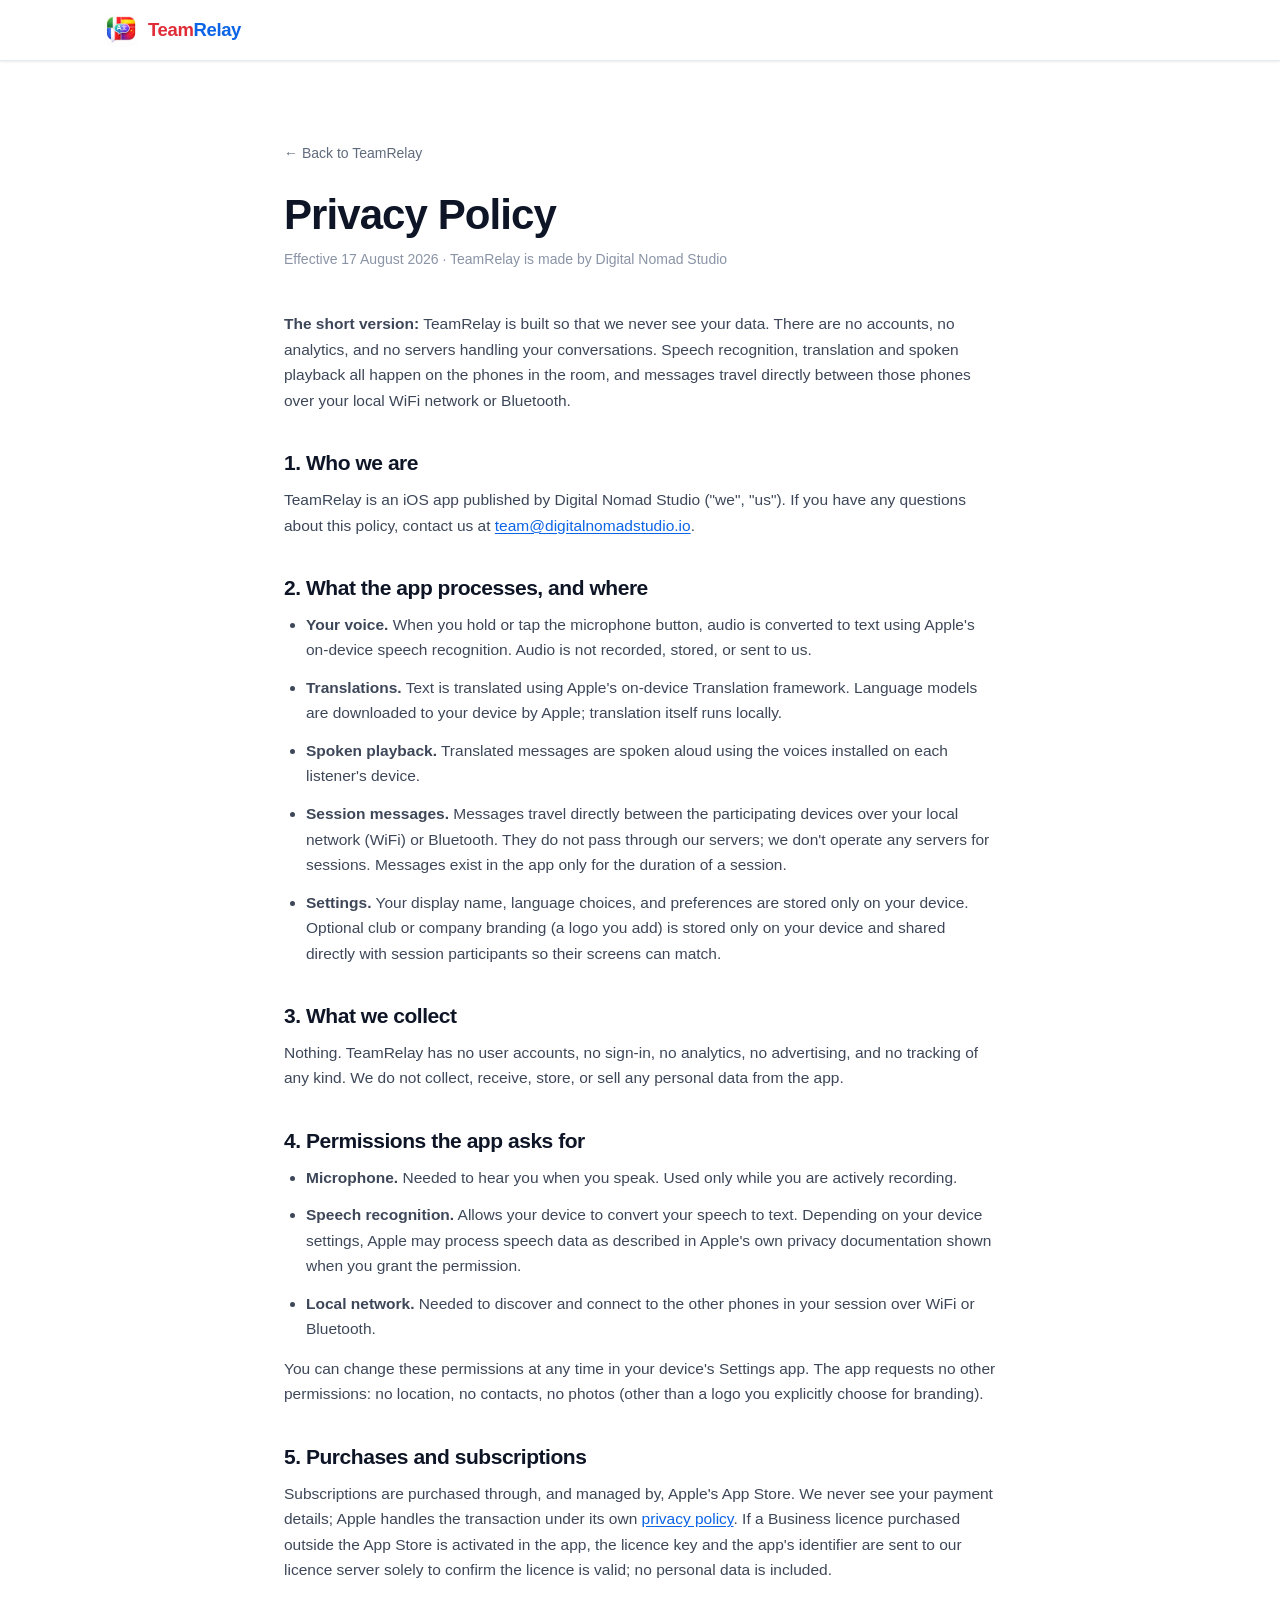
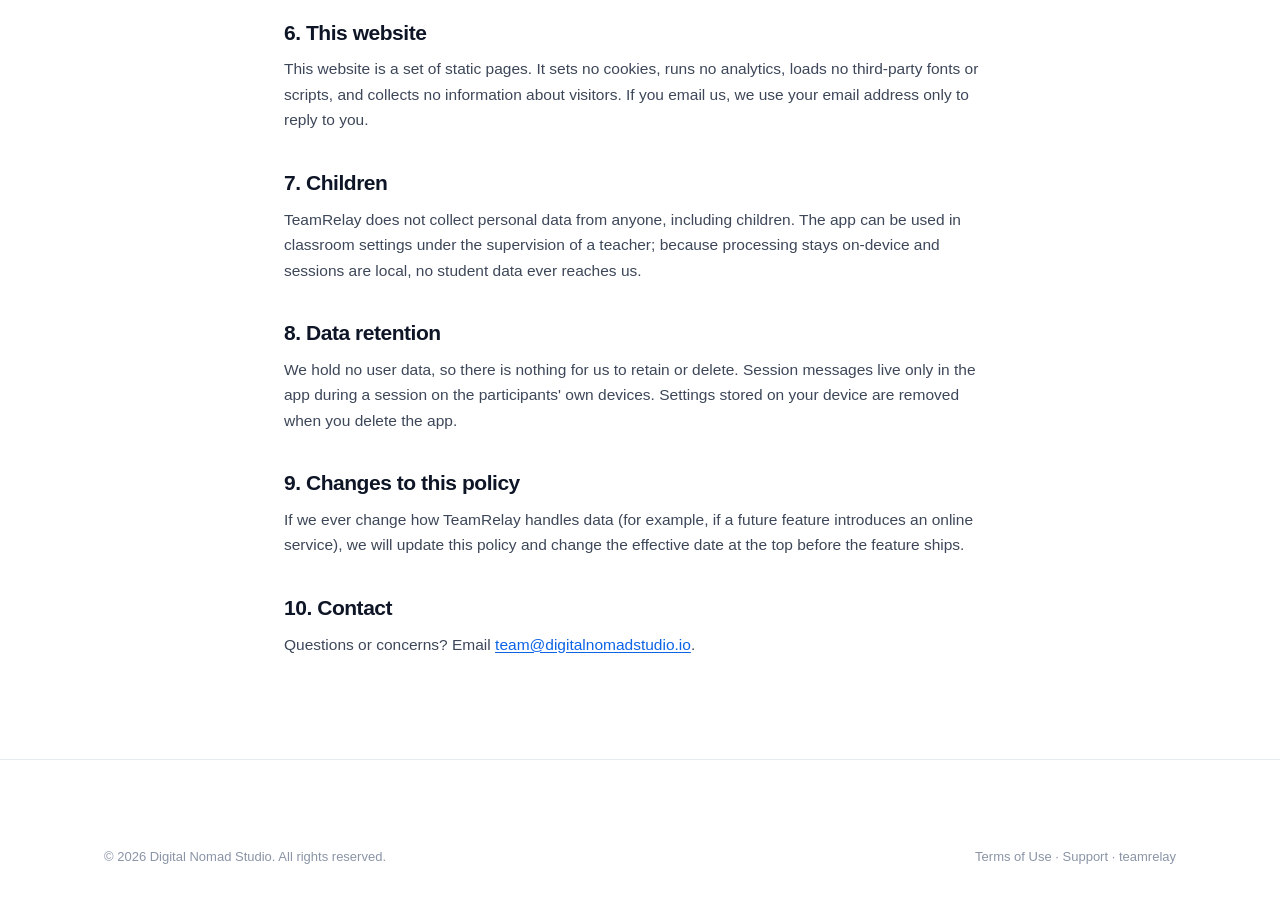
<file: privacy/index.html>
<!DOCTYPE html>
<html lang="en">
<head>
    <meta charset="UTF-8">
    <meta name="viewport" content="width=device-width, initial-scale=1.0">
    <title>Privacy Policy · TeamRelay</title>
    <meta name="description" content="TeamRelay's privacy policy. TeamRelay processes speech, translation and voice entirely on-device and collects no personal data.">
    <meta name="theme-color" content="#ffffff">
    <link rel="canonical" href="https://www.teamrelay.com.au/privacy/">
    <link rel="icon" type="image/png" sizes="64x64" href="../assets/teamrelay-icon-64.png">
    <link rel="apple-touch-icon" href="../assets/teamrelay-icon-180.png">
    <link rel="stylesheet" href="../styles.css">
</head>
<body>
    <nav class="nav scrolled" aria-label="Main">
        <div class="nav-inner">
            <a href="../" class="brand" aria-label="TeamRelay home">
                <img src="../assets/teamrelay-icon-180.png" alt="" class="brand-mark" width="34" height="34">
                <span class="brand-name">Team<span class="brand-name-accent">Relay</span></span>
            </a>
        </div>
    </nav>

    <main class="legal">
        <a class="legal-back" href="../">← Back to TeamRelay</a>
        <h1>Privacy Policy</h1>
        <p class="legal-meta">Effective 17 August 2026 · TeamRelay is made by Digital Nomad Studio</p>

        <p><strong>The short version:</strong> TeamRelay is built so that we never see your data. There are no accounts, no analytics, and no servers handling your conversations. Speech recognition, translation and spoken playback all happen on the phones in the room, and messages travel directly between those phones over your local WiFi network or Bluetooth.</p>

        <h2>1. Who we are</h2>
        <p>TeamRelay is an iOS app published by Digital Nomad Studio ("we", "us"). If you have any questions about this policy, contact us at <a href="mailto:team@digitalnomadstudio.io">team@digitalnomadstudio.io</a>.</p>

        <h2>2. What the app processes, and where</h2>
        <ul>
            <li><strong>Your voice.</strong> When you hold or tap the microphone button, audio is converted to text using Apple's on-device speech recognition. Audio is not recorded, stored, or sent to us.</li>
            <li><strong>Translations.</strong> Text is translated using Apple's on-device Translation framework. Language models are downloaded to your device by Apple; translation itself runs locally.</li>
            <li><strong>Spoken playback.</strong> Translated messages are spoken aloud using the voices installed on each listener's device.</li>
            <li><strong>Session messages.</strong> Messages travel directly between the participating devices over your local network (WiFi) or Bluetooth. They do not pass through our servers; we don't operate any servers for sessions. Messages exist in the app only for the duration of a session.</li>
            <li><strong>Settings.</strong> Your display name, language choices, and preferences are stored only on your device. Optional club or company branding (a logo you add) is stored only on your device and shared directly with session participants so their screens can match.</li>
        </ul>

        <h2>3. What we collect</h2>
        <p>Nothing. TeamRelay has no user accounts, no sign-in, no analytics, no advertising, and no tracking of any kind. We do not collect, receive, store, or sell any personal data from the app.</p>

        <h2>4. Permissions the app asks for</h2>
        <ul>
            <li><strong>Microphone.</strong> Needed to hear you when you speak. Used only while you are actively recording.</li>
            <li><strong>Speech recognition.</strong> Allows your device to convert your speech to text. Depending on your device settings, Apple may process speech data as described in Apple's own privacy documentation shown when you grant the permission.</li>
            <li><strong>Local network.</strong> Needed to discover and connect to the other phones in your session over WiFi or Bluetooth.</li>
        </ul>
        <p>You can change these permissions at any time in your device's Settings app. The app requests no other permissions: no location, no contacts, no photos (other than a logo you explicitly choose for branding).</p>

        <h2>5. Purchases and subscriptions</h2>
        <p>Subscriptions are purchased through, and managed by, Apple's App Store. We never see your payment details; Apple handles the transaction under its own <a href="https://www.apple.com/legal/privacy/">privacy policy</a>. If a Business licence purchased outside the App Store is activated in the app, the licence key and the app's identifier are sent to our licence server solely to confirm the licence is valid; no personal data is included.</p>

        <h2>6. This website</h2>
        <p>This website is a set of static pages. It sets no cookies, runs no analytics, loads no third-party fonts or scripts, and collects no information about visitors. If you email us, we use your email address only to reply to you.</p>

        <h2>7. Children</h2>
        <p>TeamRelay does not collect personal data from anyone, including children. The app can be used in classroom settings under the supervision of a teacher; because processing stays on-device and sessions are local, no student data ever reaches us.</p>

        <h2>8. Data retention</h2>
        <p>We hold no user data, so there is nothing for us to retain or delete. Session messages live only in the app during a session on the participants' own devices. Settings stored on your device are removed when you delete the app.</p>

        <h2>9. Changes to this policy</h2>
        <p>If we ever change how TeamRelay handles data (for example, if a future feature introduces an online service), we will update this policy and change the effective date at the top before the feature ships.</p>

        <h2>10. Contact</h2>
        <p>Questions or concerns? Email <a href="mailto:team@digitalnomadstudio.io">team@digitalnomadstudio.io</a>.</p>
    </main>

    <footer class="footer">
        <div class="container footer-bottom">
            <p>&copy; 2026 Digital Nomad Studio. All rights reserved.</p>
            <p><a href="../terms/">Terms of Use</a> · <a href="../support/">Support</a> · <a href="../">teamrelay</a></p>
        </div>
    </footer>
</body>
</html>
</file>
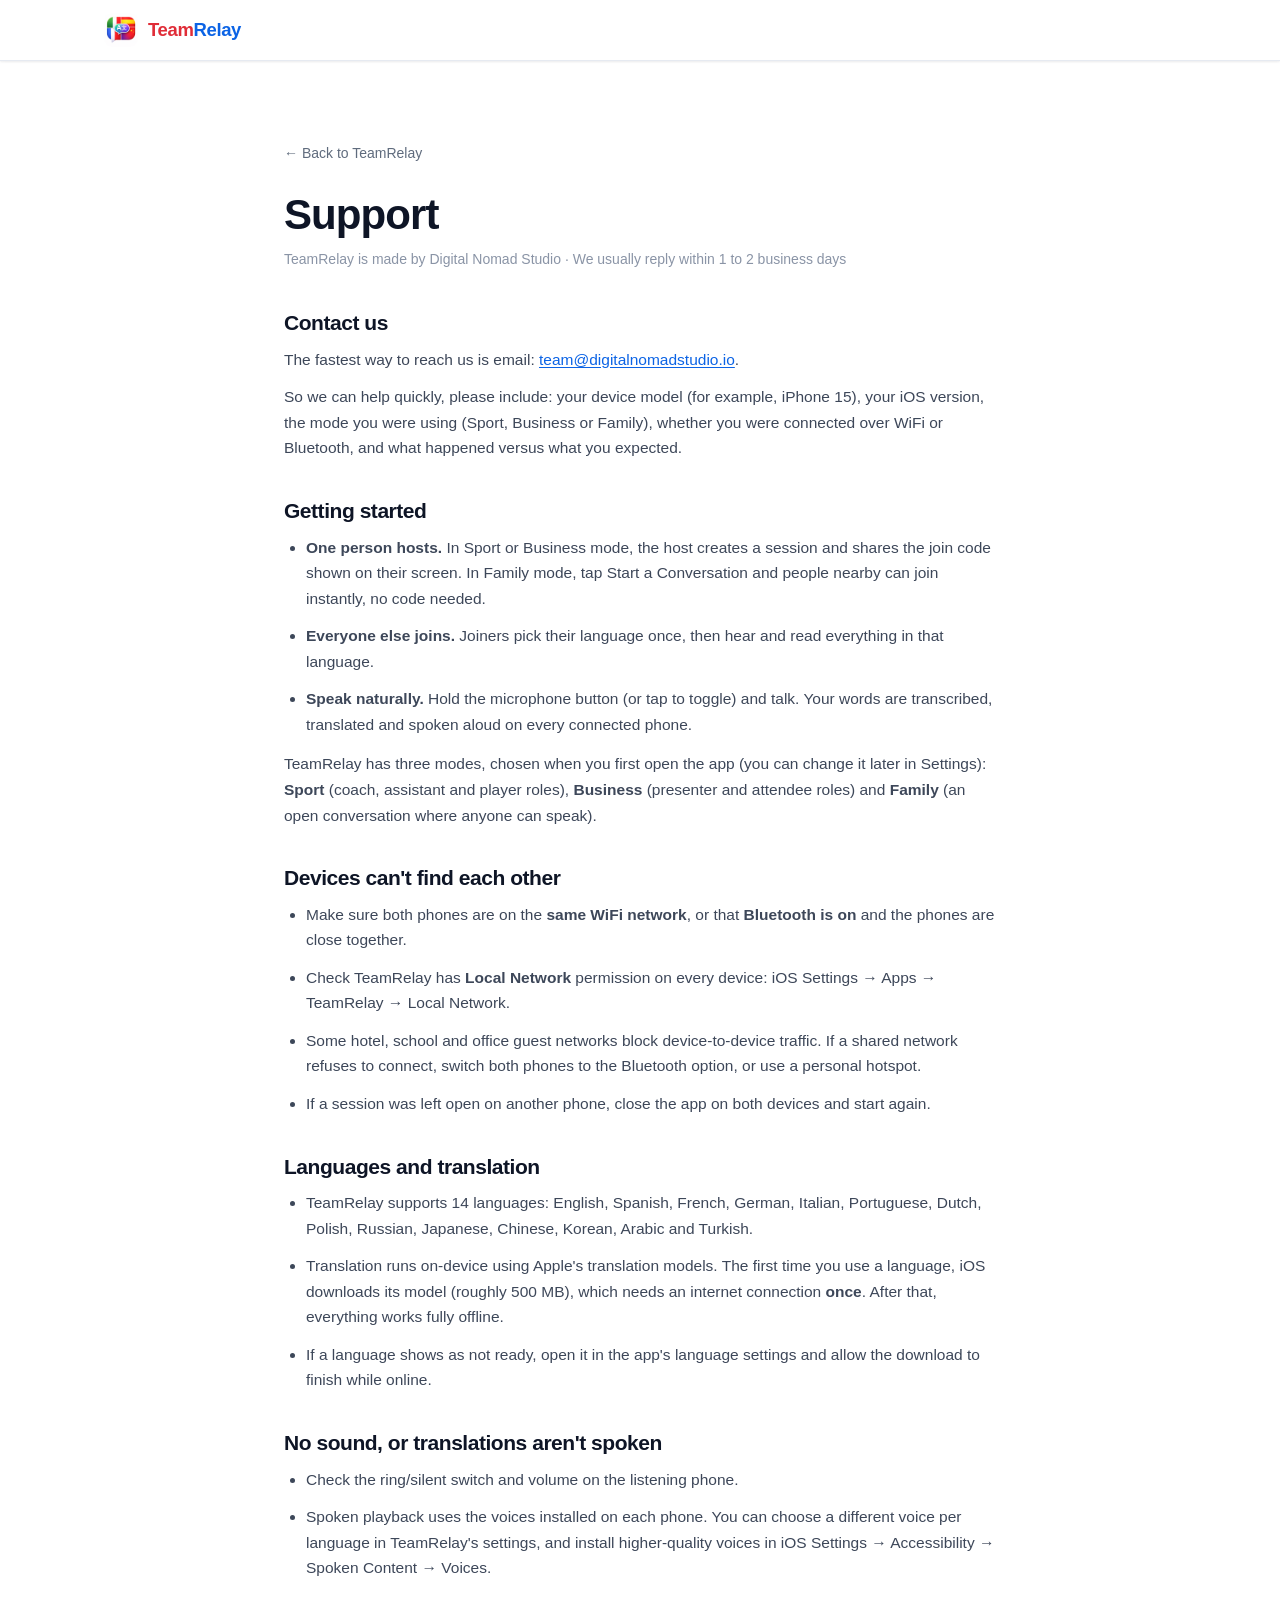
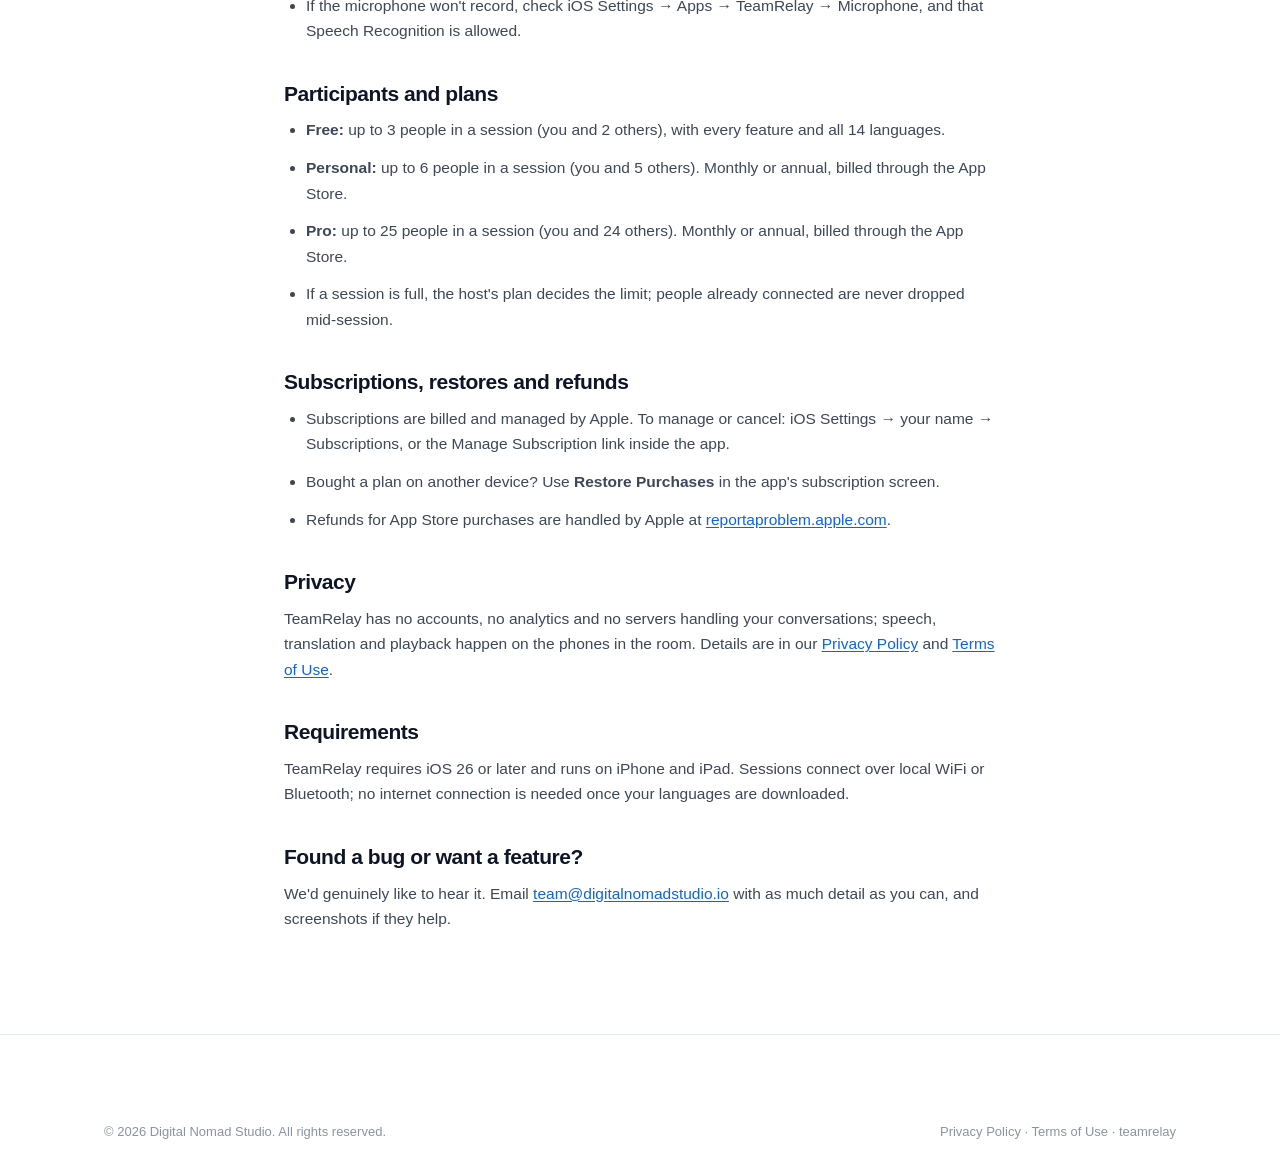
<file: support/index.html>
<!DOCTYPE html>
<html lang="en">
<head>
    <meta charset="UTF-8">
    <meta name="viewport" content="width=device-width, initial-scale=1.0">
    <title>Support · TeamRelay</title>
    <meta name="description" content="Get help with TeamRelay: setup guides, troubleshooting for connections, languages and audio, subscription help, and how to contact us.">
    <meta name="theme-color" content="#ffffff">
    <link rel="canonical" href="https://www.teamrelay.com.au/support/">
    <link rel="icon" type="image/png" sizes="64x64" href="../assets/teamrelay-icon-64.png">
    <link rel="apple-touch-icon" href="../assets/teamrelay-icon-180.png">
    <link rel="stylesheet" href="../styles.css">
</head>
<body>
    <nav class="nav scrolled" aria-label="Main">
        <div class="nav-inner">
            <a href="../" class="brand" aria-label="TeamRelay home">
                <img src="../assets/teamrelay-icon-180.png" alt="" class="brand-mark" width="34" height="34">
                <span class="brand-name">Team<span class="brand-name-accent">Relay</span></span>
            </a>
        </div>
    </nav>

    <main class="legal">
        <a class="legal-back" href="../">← Back to TeamRelay</a>
        <h1>Support</h1>
        <p class="legal-meta">TeamRelay is made by Digital Nomad Studio · We usually reply within 1 to 2 business days</p>

        <h2>Contact us</h2>
        <p>The fastest way to reach us is email: <a href="mailto:team@digitalnomadstudio.io">team@digitalnomadstudio.io</a>.</p>
        <p>So we can help quickly, please include: your device model (for example, iPhone 15), your iOS version, the mode you were using (Sport, Business or Family), whether you were connected over WiFi or Bluetooth, and what happened versus what you expected.</p>

        <h2>Getting started</h2>
        <ul>
            <li><strong>One person hosts.</strong> In Sport or Business mode, the host creates a session and shares the join code shown on their screen. In Family mode, tap Start a Conversation and people nearby can join instantly, no code needed.</li>
            <li><strong>Everyone else joins.</strong> Joiners pick their language once, then hear and read everything in that language.</li>
            <li><strong>Speak naturally.</strong> Hold the microphone button (or tap to toggle) and talk. Your words are transcribed, translated and spoken aloud on every connected phone.</li>
        </ul>
        <p>TeamRelay has three modes, chosen when you first open the app (you can change it later in Settings): <strong>Sport</strong> (coach, assistant and player roles), <strong>Business</strong> (presenter and attendee roles) and <strong>Family</strong> (an open conversation where anyone can speak).</p>

        <h2>Devices can't find each other</h2>
        <ul>
            <li>Make sure both phones are on the <strong>same WiFi network</strong>, or that <strong>Bluetooth is on</strong> and the phones are close together.</li>
            <li>Check TeamRelay has <strong>Local Network</strong> permission on every device: iOS Settings → Apps → TeamRelay → Local Network.</li>
            <li>Some hotel, school and office guest networks block device-to-device traffic. If a shared network refuses to connect, switch both phones to the Bluetooth option, or use a personal hotspot.</li>
            <li>If a session was left open on another phone, close the app on both devices and start again.</li>
        </ul>

        <h2>Languages and translation</h2>
        <ul>
            <li>TeamRelay supports 14 languages: English, Spanish, French, German, Italian, Portuguese, Dutch, Polish, Russian, Japanese, Chinese, Korean, Arabic and Turkish.</li>
            <li>Translation runs on-device using Apple's translation models. The first time you use a language, iOS downloads its model (roughly 500 MB), which needs an internet connection <strong>once</strong>. After that, everything works fully offline.</li>
            <li>If a language shows as not ready, open it in the app's language settings and allow the download to finish while online.</li>
        </ul>

        <h2>No sound, or translations aren't spoken</h2>
        <ul>
            <li>Check the ring/silent switch and volume on the listening phone.</li>
            <li>Spoken playback uses the voices installed on each phone. You can choose a different voice per language in TeamRelay's settings, and install higher-quality voices in iOS Settings → Accessibility → Spoken Content → Voices.</li>
            <li>If the microphone won't record, check iOS Settings → Apps → TeamRelay → Microphone, and that Speech Recognition is allowed.</li>
        </ul>

        <h2>Participants and plans</h2>
        <ul>
            <li><strong>Free:</strong> up to 3 people in a session (you and 2 others), with every feature and all 14 languages.</li>
            <li><strong>Personal:</strong> up to 6 people in a session (you and 5 others). Monthly or annual, billed through the App Store.</li>
            <li><strong>Pro:</strong> up to 25 people in a session (you and 24 others). Monthly or annual, billed through the App Store.</li>
            <li>If a session is full, the host's plan decides the limit; people already connected are never dropped mid-session.</li>
        </ul>

        <h2>Subscriptions, restores and refunds</h2>
        <ul>
            <li>Subscriptions are billed and managed by Apple. To manage or cancel: iOS Settings → your name → Subscriptions, or the Manage Subscription link inside the app.</li>
            <li>Bought a plan on another device? Use <strong>Restore Purchases</strong> in the app's subscription screen.</li>
            <li>Refunds for App Store purchases are handled by Apple at <a href="https://reportaproblem.apple.com">reportaproblem.apple.com</a>.</li>
        </ul>

        <h2>Privacy</h2>
        <p>TeamRelay has no accounts, no analytics and no servers handling your conversations; speech, translation and playback happen on the phones in the room. Details are in our <a href="../privacy/">Privacy Policy</a> and <a href="../terms/">Terms of Use</a>.</p>

        <h2>Requirements</h2>
        <p>TeamRelay requires iOS 26 or later and runs on iPhone and iPad. Sessions connect over local WiFi or Bluetooth; no internet connection is needed once your languages are downloaded.</p>

        <h2>Found a bug or want a feature?</h2>
        <p>We'd genuinely like to hear it. Email <a href="mailto:team@digitalnomadstudio.io">team@digitalnomadstudio.io</a> with as much detail as you can, and screenshots if they help.</p>
    </main>

    <footer class="footer">
        <div class="container footer-bottom">
            <p>&copy; 2026 Digital Nomad Studio. All rights reserved.</p>
            <p><a href="../privacy/">Privacy Policy</a> · <a href="../terms/">Terms of Use</a> · <a href="../">teamrelay</a></p>
        </div>
    </footer>
</body>
</html>
</file>
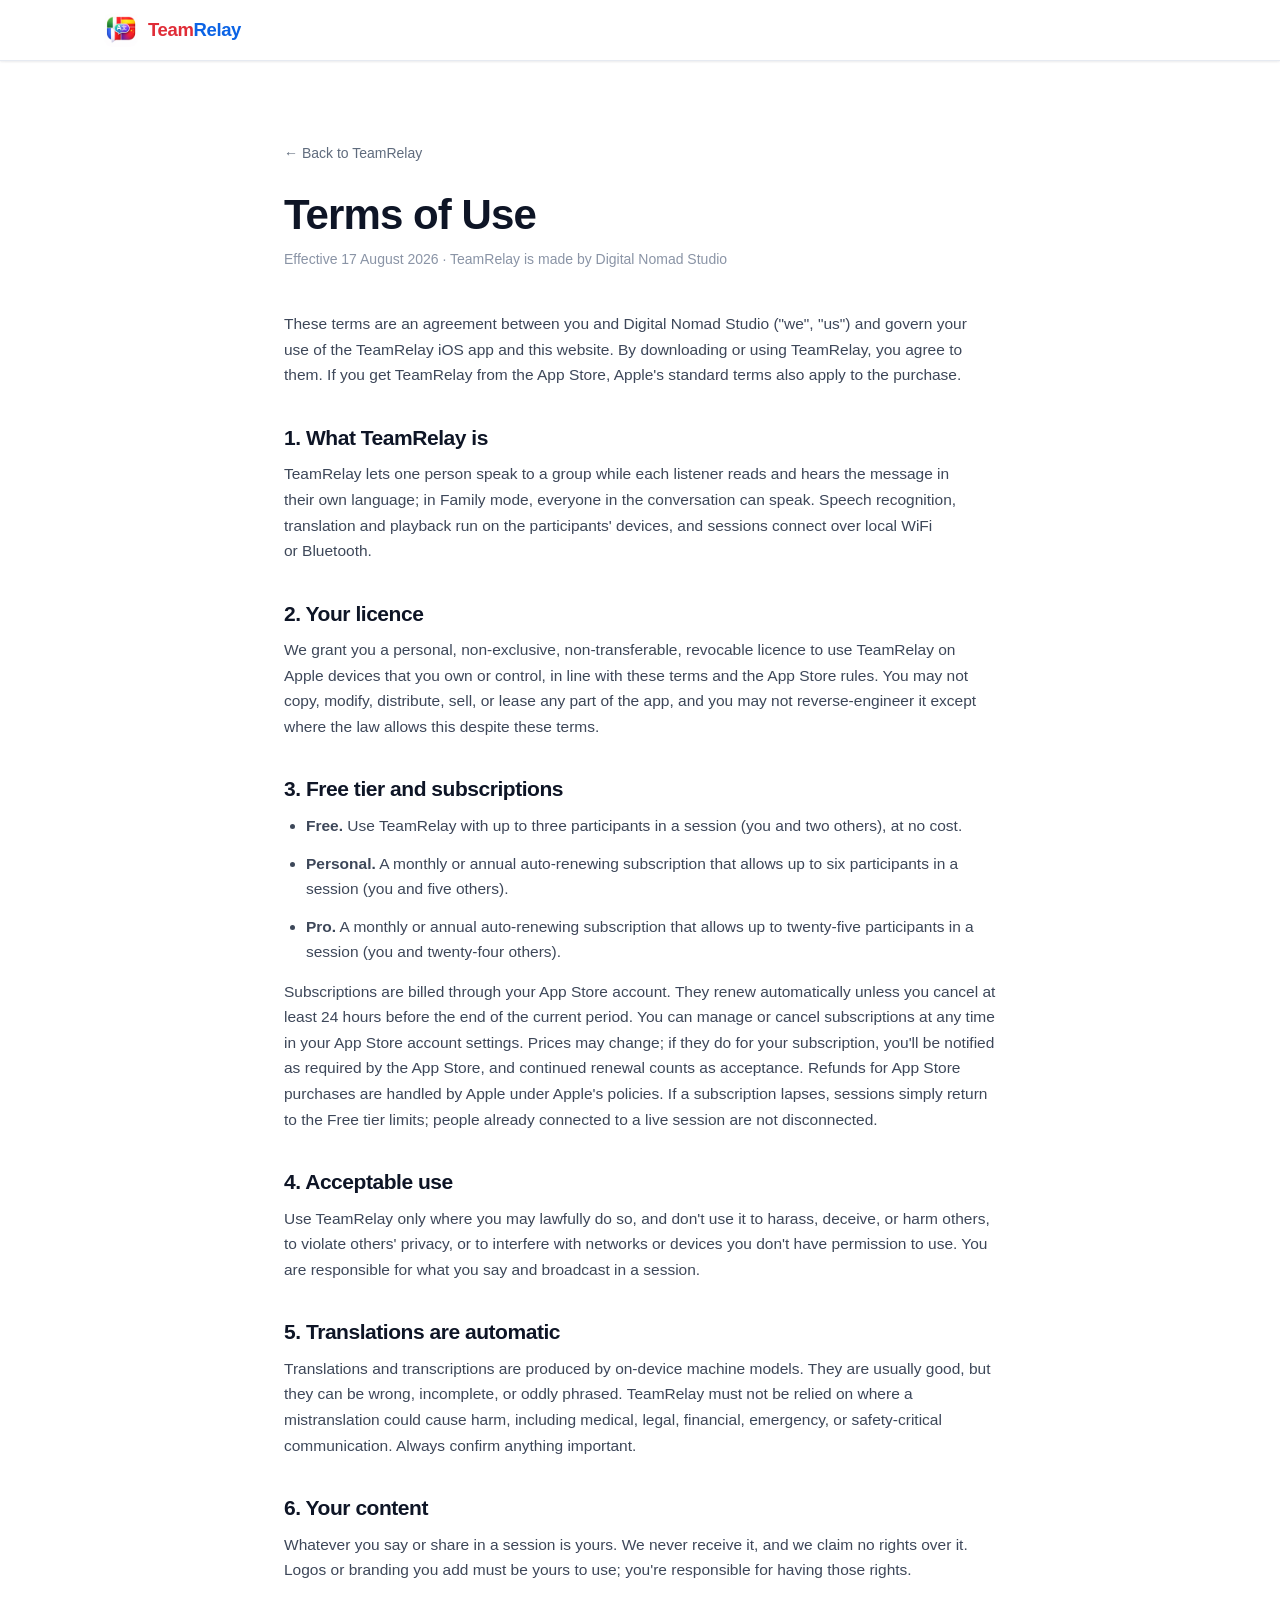
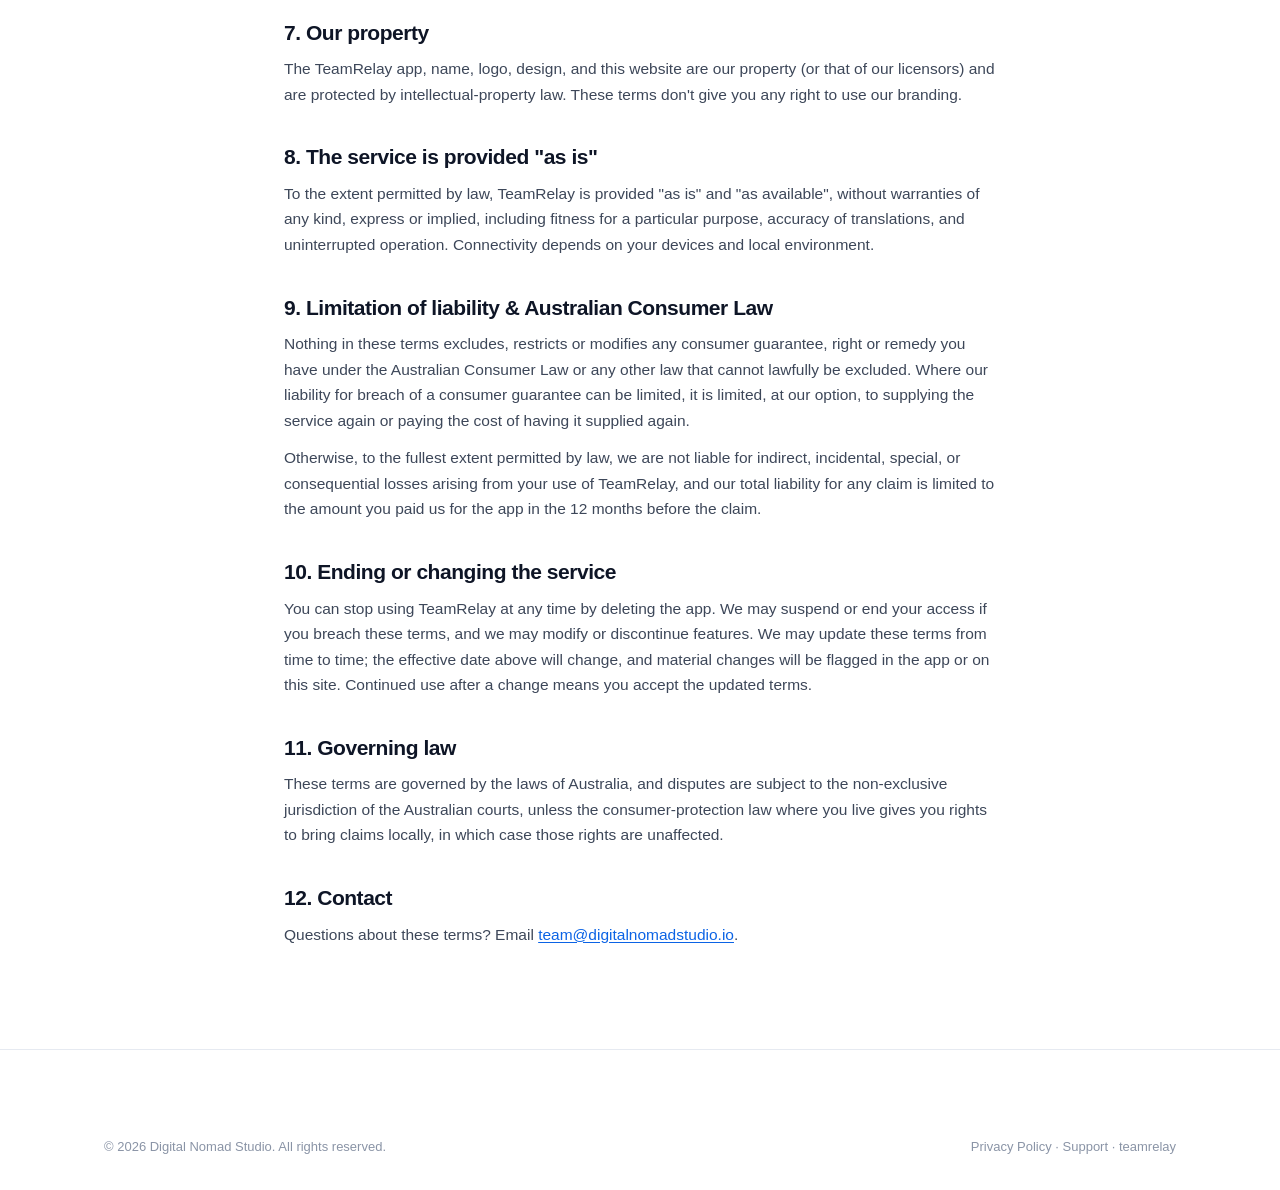
<file: terms/index.html>
<!DOCTYPE html>
<html lang="en">
<head>
    <meta charset="UTF-8">
    <meta name="viewport" content="width=device-width, initial-scale=1.0">
    <title>Terms of Use · TeamRelay</title>
    <meta name="description" content="The terms of use for the TeamRelay app and website.">
    <meta name="theme-color" content="#ffffff">
    <link rel="canonical" href="https://www.teamrelay.com.au/terms/">
    <link rel="icon" type="image/png" sizes="64x64" href="../assets/teamrelay-icon-64.png">
    <link rel="apple-touch-icon" href="../assets/teamrelay-icon-180.png">
    <link rel="stylesheet" href="../styles.css">
</head>
<body>
    <nav class="nav scrolled" aria-label="Main">
        <div class="nav-inner">
            <a href="../" class="brand" aria-label="TeamRelay home">
                <img src="../assets/teamrelay-icon-180.png" alt="" class="brand-mark" width="34" height="34">
                <span class="brand-name">Team<span class="brand-name-accent">Relay</span></span>
            </a>
        </div>
    </nav>

    <main class="legal">
        <a class="legal-back" href="../">← Back to TeamRelay</a>
        <h1>Terms of Use</h1>
        <p class="legal-meta">Effective 17 August 2026 · TeamRelay is made by Digital Nomad Studio</p>

        <p>These terms are an agreement between you and Digital Nomad Studio ("we", "us") and govern your use of the TeamRelay iOS app and this website. By downloading or using TeamRelay, you agree to them. If you get TeamRelay from the App Store, Apple's standard terms also apply to the purchase.</p>

        <h2>1. What TeamRelay is</h2>
        <p>TeamRelay lets one person speak to a group while each listener reads and hears the message in their own language; in Family mode, everyone in the conversation can speak. Speech recognition, translation and playback run on the participants' devices, and sessions connect over local WiFi or Bluetooth.</p>

        <h2>2. Your licence</h2>
        <p>We grant you a personal, non-exclusive, non-transferable, revocable licence to use TeamRelay on Apple devices that you own or control, in line with these terms and the App Store rules. You may not copy, modify, distribute, sell, or lease any part of the app, and you may not reverse-engineer it except where the law allows this despite these terms.</p>

        <h2>3. Free tier and subscriptions</h2>
        <ul>
            <li><strong>Free.</strong> Use TeamRelay with up to three participants in a session (you and two others), at no cost.</li>
            <li><strong>Personal.</strong> A monthly or annual auto-renewing subscription that allows up to six participants in a session (you and five others).</li>
            <li><strong>Pro.</strong> A monthly or annual auto-renewing subscription that allows up to twenty-five participants in a session (you and twenty-four others).</li>
        </ul>
        <p>Subscriptions are billed through your App Store account. They renew automatically unless you cancel at least 24 hours before the end of the current period. You can manage or cancel subscriptions at any time in your App Store account settings. Prices may change; if they do for your subscription, you'll be notified as required by the App Store, and continued renewal counts as acceptance. Refunds for App Store purchases are handled by Apple under Apple's policies. If a subscription lapses, sessions simply return to the Free tier limits; people already connected to a live session are not disconnected.</p>

        <h2>4. Acceptable use</h2>
        <p>Use TeamRelay only where you may lawfully do so, and don't use it to harass, deceive, or harm others, to violate others' privacy, or to interfere with networks or devices you don't have permission to use. You are responsible for what you say and broadcast in a session.</p>

        <h2>5. Translations are automatic</h2>
        <p>Translations and transcriptions are produced by on-device machine models. They are usually good, but they can be wrong, incomplete, or oddly phrased. TeamRelay must not be relied on where a mistranslation could cause harm, including medical, legal, financial, emergency, or safety-critical communication. Always confirm anything important.</p>

        <h2>6. Your content</h2>
        <p>Whatever you say or share in a session is yours. We never receive it, and we claim no rights over it. Logos or branding you add must be yours to use; you're responsible for having those rights.</p>

        <h2>7. Our property</h2>
        <p>The TeamRelay app, name, logo, design, and this website are our property (or that of our licensors) and are protected by intellectual-property law. These terms don't give you any right to use our branding.</p>

        <h2>8. The service is provided "as is"</h2>
        <p>To the extent permitted by law, TeamRelay is provided "as is" and "as available", without warranties of any kind, express or implied, including fitness for a particular purpose, accuracy of translations, and uninterrupted operation. Connectivity depends on your devices and local environment.</p>

        <h2>9. Limitation of liability &amp; Australian Consumer Law</h2>
        <p>Nothing in these terms excludes, restricts or modifies any consumer guarantee, right or remedy you have under the Australian Consumer Law or any other law that cannot lawfully be excluded. Where our liability for breach of a consumer guarantee can be limited, it is limited, at our option, to supplying the service again or paying the cost of having it supplied again.</p>
        <p>Otherwise, to the fullest extent permitted by law, we are not liable for indirect, incidental, special, or consequential losses arising from your use of TeamRelay, and our total liability for any claim is limited to the amount you paid us for the app in the 12 months before the claim.</p>

        <h2>10. Ending or changing the service</h2>
        <p>You can stop using TeamRelay at any time by deleting the app. We may suspend or end your access if you breach these terms, and we may modify or discontinue features. We may update these terms from time to time; the effective date above will change, and material changes will be flagged in the app or on this site. Continued use after a change means you accept the updated terms.</p>

        <h2>11. Governing law</h2>
        <p>These terms are governed by the laws of Australia, and disputes are subject to the non-exclusive jurisdiction of the Australian courts, unless the consumer-protection law where you live gives you rights to bring claims locally, in which case those rights are unaffected.</p>

        <h2>12. Contact</h2>
        <p>Questions about these terms? Email <a href="mailto:team@digitalnomadstudio.io">team@digitalnomadstudio.io</a>.</p>
    </main>

    <footer class="footer">
        <div class="container footer-bottom">
            <p>&copy; 2026 Digital Nomad Studio. All rights reserved.</p>
            <p><a href="../privacy/">Privacy Policy</a> · <a href="../support/">Support</a> · <a href="../">teamrelay</a></p>
        </div>
    </footer>
</body>
</html>
</file>
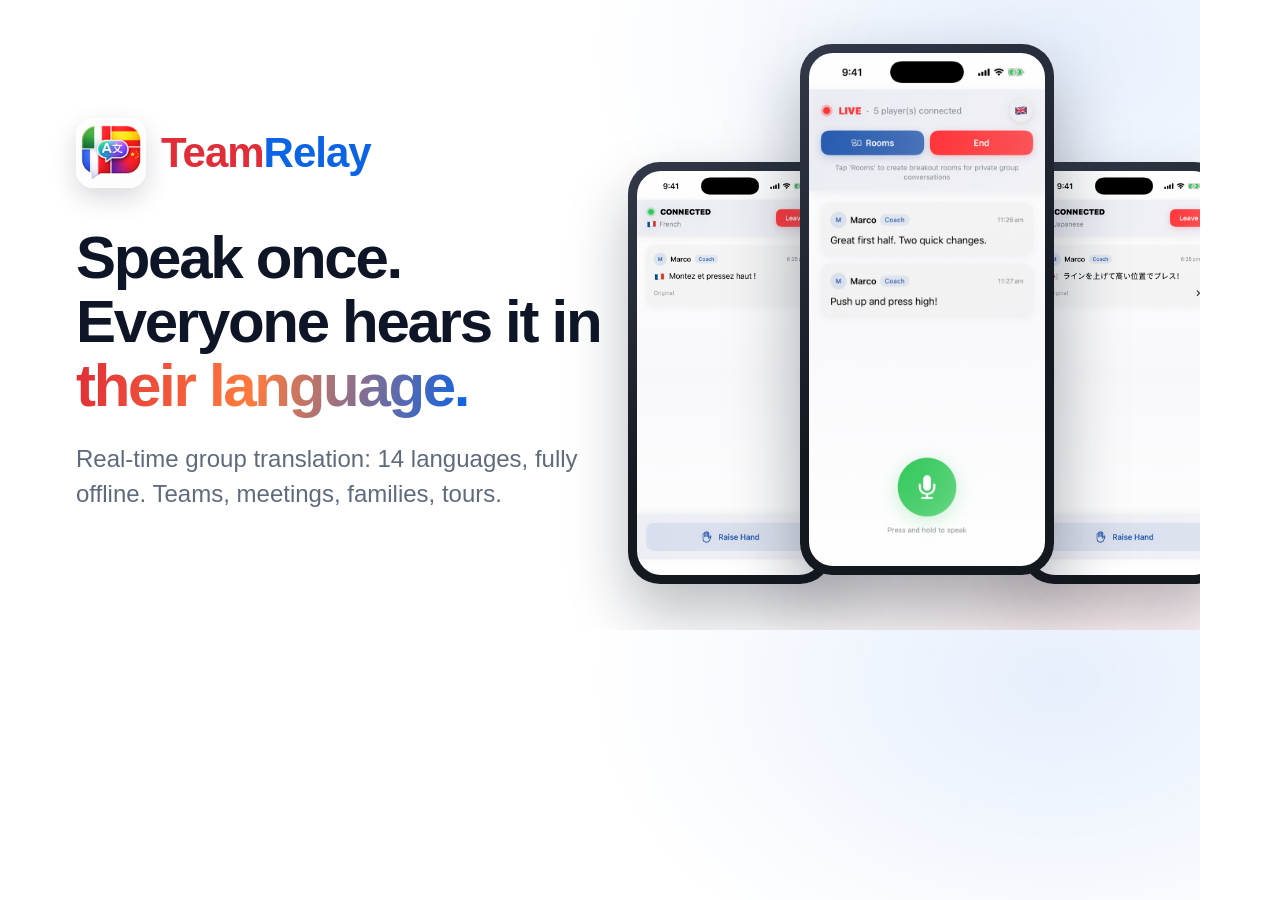
<file: assets/og/og.html>
<!DOCTYPE html>
<html lang="en">
<head>
<meta charset="UTF-8">
<style>
    /* 1200×630 OG artboard: captured once to ../og.png via headless Chrome:
       chrome --headless=new --screenshot=og.png --window-size=1200,630 og.html */
    * { margin: 0; padding: 0; box-sizing: border-box; }
    html, body { width: 1200px; height: 630px; overflow: hidden; }
    body {
        font-family: -apple-system, 'Helvetica Neue', sans-serif;
        background:
            radial-gradient(60% 80% at 88% 8%, rgba(11, 99, 229, 0.10), transparent 65%),
            radial-gradient(45% 65% at 92% 92%, rgba(224, 45, 56, 0.08), transparent 65%),
            #ffffff;
        color: #0e1526; display: flex; align-items: center;
        position: relative;
    }
    .copy { position: relative; z-index: 2; padding-left: 76px; width: 640px; }
    .brand { display: flex; align-items: center; gap: 15px; margin-bottom: 38px; }
    .brand img { width: 70px; height: 70px; border-radius: 17px; box-shadow: 0 10px 26px rgba(14,21,38,.16); }
    .brand span { font-size: 42px; font-weight: 800; letter-spacing: -1px; }
    .brand .t { color: #e02d38; } .brand .r { color: #0b63e5; }
    h1 { font-size: 60px; line-height: 1.07; letter-spacing: -2.3px; font-weight: 800; margin-bottom: 24px; color: #0e1526; }
    h1 .g {
        background: linear-gradient(100deg, #e02d38, #ff7a3d 45%, #0b63e5);
        -webkit-background-clip: text; background-clip: text; color: transparent;
    }
    p { font-size: 24px; line-height: 1.45; color: #5f6b7d; max-width: 520px; }
    .phones { position: absolute; right: -26px; top: 44px; z-index: 1; display: flex; align-items: flex-start; }
    .ph { border-radius: 32px; padding: 9px; background: linear-gradient(150deg, #33394a, #14181f 62%); box-shadow: 0 30px 60px rgba(14, 21, 38, 0.28); }
    .ph img { display: block; border-radius: 24px; }
    .ph-side { margin-top: 118px; }
    .ph-side img { width: 186px; }
    .ph-main { z-index: 2; margin: 0 -32px; box-shadow: 0 34px 70px rgba(14, 21, 38, 0.36); }
    .ph-main img { width: 236px; }
</style>
</head>
<body>
    <div class="copy">
        <div class="brand">
            <img src="../teamrelay-icon-180.png" alt="">
            <span><span class="t">Team</span><span class="r">Relay</span></span>
        </div>
        <h1>Speak once.<br>Everyone hears it in <span class="g">their language.</span></h1>
        <p>Real-time group translation: 14 languages, fully offline. Teams, meetings, families, tours.</p>
    </div>
    <div class="phones">
        <div class="ph ph-side"><img src="../screens/player-fr.png" alt=""></div>
        <div class="ph ph-main"><img src="../screens/coach-broadcast.png" alt=""></div>
        <div class="ph ph-side"><img src="../screens/player-ja.png" alt=""></div>
    </div>
</body>
</html>
</file>
<file: styles.css>
/* ==========================================================================
   TeamRelay: marketing site (light, professional)
   No frameworks, no webfonts, no animation libraries. Content is fully
   readable with JavaScript disabled; reveals are a progressive enhancement.
   ========================================================================== */

:root {
    /* Brand */
    --red: #e02d38;
    --blue: #0b63e5;
    --blue-deep: #0a53bd;
    --teal: #0fb5c2;

    /* Ink & surfaces */
    --ink: #0e1526;
    --ink-2: #3d4759;
    --muted: #5f6b7d;
    --faint: #8a94a6;
    --bg: #ffffff;
    --soft: #f6f8fb;
    --line: #e6eaf1;
    --card: #ffffff;

    --grad-brand: linear-gradient(100deg, var(--red) 0%, #ff7a3d 45%, var(--blue) 100%);

    --font: -apple-system, BlinkMacSystemFont, 'Segoe UI', Roboto, 'Helvetica Neue', Arial, sans-serif;

    --r: 14px;
    --r-lg: 20px;
    --shadow-sm: 0 1px 2px rgba(14, 21, 38, 0.05), 0 1px 3px rgba(14, 21, 38, 0.04);
    --shadow: 0 10px 30px -12px rgba(14, 21, 38, 0.16);
    --maxw: 1120px;
}

/* ---------- Reset ---------- */
* { margin: 0; padding: 0; box-sizing: border-box; }
html { scroll-behavior: smooth; scroll-padding-top: 84px; -webkit-text-size-adjust: 100%; }
body {
    font-family: var(--font);
    color: var(--ink-2);
    background: var(--bg);
    line-height: 1.65;
    -webkit-font-smoothing: antialiased;
    text-rendering: optimizeLegibility;
}
img { max-width: 100%; display: block; }
a { color: inherit; text-decoration: none; }
button { font: inherit; color: inherit; background: none; border: 0; cursor: pointer; }
h1, h2, h3, h4 { color: var(--ink); line-height: 1.12; letter-spacing: -0.022em; font-weight: 700; text-wrap: balance; }
p { text-wrap: pretty; }
:focus-visible { outline: 2px solid var(--blue); outline-offset: 3px; border-radius: 4px; }
.visually-hidden {
    position: absolute; width: 1px; height: 1px; margin: -1px; padding: 0;
    overflow: hidden; clip: rect(0 0 0 0); white-space: nowrap; border: 0;
}
.skip-link {
    position: fixed; top: 10px; left: 10px; z-index: 300;
    background: var(--ink); color: #fff;
    padding: 10px 18px; border-radius: 100px;
    transform: translateY(-64px); transition: transform .2s;
}
.skip-link:focus { transform: none; }

.container { width: 100%; max-width: var(--maxw); margin: 0 auto; padding: 0 24px; }
.section { padding: clamp(72px, 10vw, 120px) 0; }
.section-soft { background: var(--soft); }

.section-head { max-width: 660px; margin: 0 auto clamp(40px, 6vw, 64px); text-align: center; }
.kicker {
    display: inline-block; font-size: 13px; font-weight: 700;
    letter-spacing: .1em; text-transform: uppercase;
    color: var(--blue); margin-bottom: 14px;
}
.section-title { font-size: clamp(28px, 4vw, 42px); margin-bottom: 14px; }
.section-sub { font-size: clamp(16px, 1.6vw, 18px); color: var(--muted); }
.grad-text {
    background: var(--grad-brand);
    -webkit-background-clip: text; background-clip: text; color: transparent;
}

/* ---------- Buttons ---------- */
.btn {
    display: inline-flex; align-items: center; justify-content: center; gap: 9px;
    font-weight: 600; font-size: 15.5px;
    padding: 13px 26px; border-radius: 100px; border: 1px solid transparent;
    transition: background .2s, border-color .2s, transform .2s, box-shadow .2s;
    white-space: nowrap;
}
.btn-primary { background: var(--blue); color: #fff; box-shadow: 0 6px 16px -8px rgba(11, 99, 229, 0.5); }
.btn-primary:hover { background: var(--blue-deep); transform: translateY(-1px); }
.btn-ghost { color: var(--ink); border-color: var(--line); background: var(--bg); }
.btn-ghost:hover { border-color: #cfd6e1; background: var(--soft); }
.btn-dark { background: var(--ink); color: #fff; }
.btn-dark:hover { background: #1c2740; transform: translateY(-1px); }
.btn-lg { padding: 15px 30px; font-size: 16px; }
.btn-sm { padding: 9px 20px; font-size: 14px; }
.btn-block { width: 100%; }

/* ---------- Nav ---------- */
.nav {
    position: fixed; inset: 0 0 auto 0; z-index: 200;
    background: rgba(255, 255, 255, 0.85);
    backdrop-filter: saturate(160%) blur(14px);
    -webkit-backdrop-filter: saturate(160%) blur(14px);
    border-bottom: 1px solid transparent;
    transition: border-color .25s, box-shadow .25s;
}
.nav.scrolled { border-bottom-color: var(--line); box-shadow: var(--shadow-sm); }
.nav-inner {
    max-width: var(--maxw); margin: 0 auto; padding: 13px 24px;
    display: flex; align-items: center; gap: 26px;
}
.brand { display: inline-flex; align-items: center; gap: 10px; }
.brand-mark { width: 34px; height: 34px; border-radius: 8px; }
.brand-name { font-size: 18.5px; font-weight: 800; letter-spacing: -0.02em; color: var(--red); }
.brand-name-accent { color: var(--blue); }
.nav-links { display: flex; gap: 26px; margin-left: 12px; }
.nav-links a { font-size: 14.5px; font-weight: 500; color: var(--ink-2); transition: color .2s; }
.nav-links a:hover { color: var(--ink); }
.nav-cta { margin-left: auto; }
.nav-toggle { display: none; margin-left: auto; flex-direction: column; gap: 5px; padding: 10px; }
.nav-toggle span { width: 22px; height: 2px; background: var(--ink); border-radius: 2px; transition: transform .3s, opacity .3s; }
.nav-toggle[aria-expanded="true"] span:nth-child(1) { transform: translateY(7px) rotate(45deg); }
.nav-toggle[aria-expanded="true"] span:nth-child(2) { opacity: 0; }
.nav-toggle[aria-expanded="true"] span:nth-child(3) { transform: translateY(-7px) rotate(-45deg); }
.nav-mobile {
    display: none; flex-direction: column; gap: 2px; padding: 4px 24px 20px;
    background: #fff; border-bottom: 1px solid var(--line);
}
.nav-mobile a { padding: 12px 4px; font-weight: 600; color: var(--ink-2); border-bottom: 1px solid var(--line); }
.nav-mobile a:last-child { border: 0; margin-top: 10px; color: #fff; }
.nav.open .nav-mobile { display: flex; }

/* ---------- Device frame ---------- */
.device {
    position: relative;
    background: linear-gradient(150deg, #33394a 0%, #14181f 62%);
    border-radius: 14% / 6.4%;
    padding: 2.7%;
    box-shadow: 0 24px 48px -20px rgba(14, 21, 38, 0.35), inset 0 0 0 1.5px rgba(255, 255, 255, 0.08);
}
.device-screen { position: relative; border-radius: 10.8% / 5%; overflow: hidden; background: #fff; container-type: inline-size; }
.device-screen img { width: 100%; height: auto; }
.phone-caption { margin-top: 14px; text-align: center; font-size: 13.5px; color: var(--muted); }
.phone-caption strong { display: block; font-size: 14px; color: var(--ink); font-weight: 600; }

/* ---------- Hero ---------- */
.hero { padding: 148px 0 clamp(64px, 8vw, 96px); text-align: center; }
.eyebrow {
    display: inline-flex; align-items: center; gap: 8px;
    font-size: 13px; font-weight: 600; color: var(--ink-2);
    padding: 7px 15px; border-radius: 100px;
    background: var(--soft); border: 1px solid var(--line);
    margin-bottom: 24px;
}
.eyebrow .dot { width: 7px; height: 7px; border-radius: 50%; background: #18b57c; }
.hero-title { font-size: clamp(36px, 5.6vw, 62px); font-weight: 800; letter-spacing: -0.03em; max-width: 820px; margin: 0 auto 20px; }
.hero-sub { font-size: clamp(16.5px, 1.7vw, 19px); color: var(--muted); max-width: 620px; margin: 0 auto 30px; }
.hero-cta { display: flex; flex-wrap: wrap; justify-content: center; gap: 12px; margin-bottom: 26px; }
.hero-badges { display: flex; flex-wrap: wrap; justify-content: center; gap: 8px; margin-bottom: clamp(44px, 6vw, 64px); }
.badge {
    display: inline-flex; align-items: center; gap: 7px;
    font-size: 13px; font-weight: 500; color: var(--ink-2);
    padding: 7px 13px; border-radius: 100px;
    background: var(--soft); border: 1px solid var(--line);
}
.badge svg { color: var(--blue); flex-shrink: 0; }

.hero-phones { display: flex; justify-content: center; align-items: flex-end; gap: clamp(18px, 3.5vw, 40px); }
.hero-phone { flex: 0 0 auto; }
.hero-phone.is-listener { width: clamp(150px, 17vw, 196px); }
.hero-phone.is-host { width: clamp(200px, 22vw, 250px); }

/* ---------- USP ---------- */
.usp-cards { display: grid; grid-template-columns: 1fr 1fr; gap: 20px; max-width: 900px; margin: 0 auto; }
.usp-card {
    background: var(--card); border: 1px solid var(--line); border-radius: var(--r-lg);
    padding: 34px 30px; text-align: center; box-shadow: var(--shadow-sm);
}
.usp-card-hero { border-color: rgba(11, 99, 229, 0.35); box-shadow: 0 14px 34px -18px rgba(11, 99, 229, 0.35); }
.usp-badge {
    display: inline-block; font-size: 11.5px; font-weight: 700; letter-spacing: .06em;
    text-transform: uppercase; padding: 6px 13px; border-radius: 100px;
    background: var(--soft); color: var(--muted); margin-bottom: 22px;
}
.usp-card-hero .usp-badge { background: var(--blue); color: #fff; }
.usp-diagram { display: flex; align-items: center; justify-content: center; gap: 12px; height: 54px; margin-bottom: 18px; }
.usp-node { font-size: 27px; line-height: 1; }
.usp-arrow { color: var(--faint); font-size: 22px; }
.usp-fan { display: flex; flex-direction: column; gap: 4px; }
.usp-ray { width: 26px; height: 3px; border-radius: 3px; background: var(--grad-brand); }
.usp-ray:nth-child(1) { transform: rotate(-13deg); }
.usp-ray:nth-child(3) { transform: rotate(13deg); }
.usp-flags { font-size: 19px; letter-spacing: 2px; }
.usp-card h3 { font-size: 21px; margin-bottom: 9px; }
.usp-card p { font-size: 15px; color: var(--muted); max-width: 360px; margin: 0 auto; }
.usp-card-hero p strong { color: var(--ink); }

/* ---------- Worlds (tabs) ---------- */
.worlds-tabs {
    display: flex; flex-wrap: wrap; justify-content: center; gap: 6px;
    margin: 0 auto clamp(32px, 4vw, 46px);
    background: var(--soft); border: 1px solid var(--line);
    border-radius: 100px; padding: 5px; width: max-content; max-width: 100%;
}
.worlds-tabs [role="tab"] {
    padding: 9px 18px; border-radius: 100px; min-height: 42px;
    font-size: 14px; font-weight: 600; color: var(--ink-2);
    transition: background .2s, color .2s, box-shadow .2s;
}
.worlds-tabs [role="tab"]:hover { color: var(--ink); }
.worlds-tabs [role="tab"][aria-selected="true"] {
    background: #fff; color: var(--ink); box-shadow: var(--shadow-sm);
    border: 1px solid var(--line);
}
.world-panel { display: grid; grid-template-columns: 0.85fr 1.15fr; gap: clamp(28px, 5vw, 60px); align-items: center; }
.world-panel[hidden] { display: none; }
.wp-copy h3 { font-size: clamp(24px, 3vw, 32px); margin-bottom: 13px; }
.wp-copy .wp-blurb { font-size: 16px; color: var(--muted); margin-bottom: 20px; max-width: 440px; }
.wp-quote {
    display: flex; gap: 11px; align-items: flex-start;
    font-size: 14.5px; color: var(--ink-2);
    padding: 12px 15px; border-radius: var(--r);
    background: var(--soft); border: 1px solid var(--line);
    margin-bottom: 9px; max-width: 430px;
}
.wp-quote .flag { font-size: 18px; line-height: 1.4; flex-shrink: 0; }
.wp-devices { display: flex; justify-content: center; align-items: flex-end; gap: clamp(14px, 2vw, 24px); }
.wp-devices figure { flex: 0 0 auto; margin: 0; }
.wp-host { width: clamp(180px, 20vw, 224px); }
.wp-listener { width: clamp(140px, 15vw, 176px); }

/* ---------- Playground ---------- */
.pg-controls {
    max-width: 860px; margin: 0 auto clamp(32px, 4vw, 48px);
    background: var(--card); border: 1px solid var(--line); border-radius: var(--r-lg);
    box-shadow: var(--shadow-sm);
    padding: 24px clamp(18px, 3vw, 28px);
    display: flex; flex-direction: column; gap: 18px;
}
.pg-row { display: flex; flex-wrap: wrap; align-items: center; gap: 8px; }
.pg-row-label {
    font-size: 12px; font-weight: 700; letter-spacing: .07em; text-transform: uppercase;
    color: var(--faint); flex: 0 0 100%;
}
.chip {
    padding: 9px 17px; border-radius: 100px; min-height: 42px;
    font-size: 14px; font-weight: 600; color: var(--ink-2);
    border: 1px solid var(--line); background: var(--bg);
    transition: border-color .2s, background .2s, color .2s;
}
.chip:hover { border-color: #cfd6e1; }
.chip[aria-checked="true"] { background: var(--ink); border-color: var(--ink); color: #fff; }
.pg-langs { display: flex; flex-wrap: wrap; gap: 14px 26px; }
.pg-langs label { display: inline-flex; align-items: center; gap: 9px; font-size: 14px; color: var(--ink-2); font-weight: 500; }
.pg-select {
    appearance: none; -webkit-appearance: none;
    background: var(--bg) url("data:image/svg+xml,%3Csvg xmlns='http://www.w3.org/2000/svg' width='12' height='8' viewBox='0 0 12 8'%3E%3Cpath d='M1 1l5 5 5-5' fill='none' stroke='%235f6b7d' stroke-width='2' stroke-linecap='round'/%3E%3C/svg%3E") no-repeat right 13px center;
    color: var(--ink); font: 600 14px var(--font);
    padding: 10px 38px 10px 15px; border-radius: 11px;
    border: 1px solid var(--line); min-height: 42px;
}
.pg-select:hover { border-color: #cfd6e1; }

.pg-stage { display: flex; justify-content: center; align-items: flex-start; gap: clamp(18px, 3.5vw, 44px); }
.pg-phone { position: relative; flex: 0 0 auto; margin: 0; }
.pg-host { width: clamp(190px, 21vw, 234px); }
.pg-listener { width: clamp(170px, 18.5vw, 210px); margin-top: 26px; }
.pg-pill {
    position: absolute; z-index: 5; left: 50%; transform: translateX(-50%);
    bottom: 23%;
    display: inline-flex; align-items: center; gap: 7px;
    max-width: 88%;
    padding: 7px 13px; border-radius: 100px;
    background: rgba(14, 21, 38, 0.92);
    font-size: clamp(10px, 3.8cqi, 12.5px); font-weight: 600; color: #fff;
    white-space: nowrap; overflow: hidden; text-overflow: ellipsis;
}
.pg-pill .pill-dot { width: 6px; height: 6px; border-radius: 50%; background: #ff5b5b; flex-shrink: 0; }
.pg-overlay { position: absolute; inset: 17.5% 5.5% auto; z-index: 4; }
.app-bubble {
    background: #fff; border-radius: 4cqi; padding: 4cqi;
    box-shadow: 0 1.5cqi 3cqi rgba(12, 19, 38, 0.09);
    color: #0c1326; text-align: left;
    font-family: var(--font);
}
.ab-head { display: flex; align-items: center; gap: 2cqi; margin-bottom: 2.6cqi; }
.ab-avatar {
    width: 7cqi; height: 7cqi; border-radius: 50%; flex-shrink: 0;
    display: grid; place-items: center;
    font-size: 3cqi; font-weight: 700;
    background: rgba(11, 99, 229, 0.12); color: #0b63e5;
}
.ab-avatar.neutral { background: rgba(108, 118, 137, 0.14); color: #6b7689; }
.ab-name { font-size: 3.7cqi; font-weight: 600; color: #0c1326; }
.ab-chip {
    font-size: 2.6cqi; font-weight: 500; color: #0b63e5;
    background: rgba(11, 99, 229, 0.1); padding: 0.8cqi 2cqi; border-radius: 100px;
}
.ab-chip[hidden] { display: none; }
.ab-time { margin-left: auto; font-size: 2.7cqi; color: #6b7689; }
.ab-body { display: flex; gap: 2cqi; align-items: flex-start; }
.ab-flag { font-size: 4.6cqi; line-height: 1.35; }
.ab-text { font-size: 4.1cqi; line-height: 1.4; color: #0c1326; }
.ab-orig { display: flex; align-items: center; justify-content: space-between; margin-top: 3cqi; font-size: 2.9cqi; color: #6b7689; }
.pg-speaker {
    display: inline-flex; align-items: center; gap: 7px;
    margin: 12px auto 0; padding: 9px 16px; min-height: 40px;
    border-radius: 100px; font-size: 13px; font-weight: 600;
    color: var(--ink); background: var(--bg); border: 1px solid var(--line);
    transition: border-color .2s, background .2s;
}
.pg-speaker:hover { border-color: #cfd6e1; background: var(--soft); }
.pg-speaker[aria-pressed="true"] { background: var(--blue); border-color: var(--blue); color: #fff; }
.pg-speaker[hidden] { display: none; }
.pg-listener-col { display: flex; flex-direction: column; align-items: center; }
.pg-note { text-align: center; margin-top: 26px; font-size: 13.5px; color: var(--faint); }

/* ---------- How it works ---------- */
.steps { display: grid; grid-template-columns: repeat(4, 1fr); gap: 24px; }
.step { text-align: center; padding: 0 4px; }
.step-num {
    width: 44px; height: 44px; border-radius: 50%; margin: 0 auto 16px;
    display: grid; place-items: center;
    font-weight: 700; font-size: 17px; color: var(--blue);
    background: #fff; border: 1.5px solid rgba(11, 99, 229, 0.35);
}
.step h3 { font-size: 17.5px; margin-bottom: 7px; }
.step p { font-size: 14px; color: var(--muted); margin-bottom: 18px; }
.step .device { width: min(158px, 70%); margin: 0 auto; }

/* ---------- Features ---------- */
.features-grid { display: grid; grid-template-columns: repeat(3, 1fr); gap: 20px; }
.feature-card {
    background: var(--card); border: 1px solid var(--line); border-radius: var(--r-lg);
    padding: 28px 26px; box-shadow: var(--shadow-sm);
    transition: transform .25s, box-shadow .25s;
}
.feature-card:hover { transform: translateY(-3px); box-shadow: var(--shadow); }
.feature-icon {
    width: 44px; height: 44px; border-radius: 12px; margin-bottom: 16px;
    display: grid; place-items: center; color: var(--blue);
    background: rgba(11, 99, 229, 0.09);
}
.feature-card h3 { font-size: 17.5px; margin-bottom: 7px; }
.feature-card p { font-size: 14.5px; color: var(--muted); }

/* ---------- Languages ---------- */
.lang-grid { display: grid; grid-template-columns: repeat(7, 1fr); gap: 12px; }
.lang-card {
    padding: 18px 8px; text-align: center; border-radius: var(--r);
    background: var(--card); border: 1px solid var(--line);
}
.lang-card .flag { font-size: 27px; line-height: 1; margin-bottom: 8px; }
.lang-card .l-name { font-size: 13px; font-weight: 600; color: var(--ink); }
.lang-card .l-native { font-size: 11.5px; color: var(--faint); margin-top: 1px; }

/* ---------- Pricing ---------- */
.price-grid { display: grid; grid-template-columns: repeat(3, 1fr); gap: 20px; align-items: stretch; max-width: 1000px; margin: 0 auto; }
.price-card {
    position: relative; display: flex; flex-direction: column;
    background: var(--card); border: 1px solid var(--line); border-radius: var(--r-lg);
    padding: 32px 28px; box-shadow: var(--shadow-sm);
}
.price-featured { border-color: rgba(11, 99, 229, 0.45); box-shadow: 0 18px 40px -20px rgba(11, 99, 229, 0.35); }
.price-flag {
    position: absolute; top: -12px; left: 50%; transform: translateX(-50%);
    font-size: 11.5px; font-weight: 700; letter-spacing: .04em; text-transform: uppercase;
    color: #fff; background: var(--blue); padding: 5px 14px; border-radius: 100px;
    white-space: nowrap;
}
.price-card h3 { font-size: 19px; margin-bottom: 7px; }
.price-tag { font-size: 29px; font-weight: 800; letter-spacing: -0.02em; color: var(--ink); }
.price-tag span { font-size: 14.5px; font-weight: 500; color: var(--faint); letter-spacing: 0; }
.price-blurb { font-size: 14px; color: var(--muted); margin: 11px 0 20px; }
.price-list { list-style: none; display: flex; flex-direction: column; gap: 12px; margin-bottom: 26px; flex: 1; }
.price-list li { position: relative; padding-left: 28px; font-size: 14.5px; color: var(--ink-2); }
.price-list li strong { color: var(--ink); }
.price-list li::before {
    content: ''; position: absolute; left: 0; top: 3px; width: 18px; height: 18px; border-radius: 50%;
    background: var(--blue);
    -webkit-mask: url("data:image/svg+xml,%3Csvg xmlns='http://www.w3.org/2000/svg' viewBox='0 0 24 24' fill='none' stroke='%23000' stroke-width='3.5' stroke-linecap='round' stroke-linejoin='round'%3E%3Cpolyline points='20 6 9 17 4 12'/%3E%3C/svg%3E") center/12px no-repeat, linear-gradient(#000 0 0);
    -webkit-mask-composite: xor; mask-composite: exclude;
}
.price-note { text-align: center; margin-top: 28px; font-size: 13.5px; color: var(--faint); }

/* ---------- Download ---------- */
.download-card {
    text-align: center;
    background: var(--soft); border: 1px solid var(--line);
    border-radius: var(--r-lg); padding: clamp(44px, 6vw, 72px) 28px;
}
.download-icon { width: 84px; height: 84px; border-radius: 20px; margin: 0 auto 24px; box-shadow: var(--shadow); }
.download-card h2 { font-size: clamp(26px, 3.6vw, 40px); margin-bottom: 14px; }
.download-card p { font-size: clamp(15.5px, 1.6vw, 18px); color: var(--muted); max-width: 520px; margin: 0 auto 28px; }
.appstore-btn {
    display: inline-flex; align-items: center; gap: 12px;
    background: var(--ink); color: #fff; padding: 13px 26px; border-radius: 14px;
    transition: transform .2s, background .2s;
}
.appstore-btn:hover { transform: translateY(-2px); background: #1c2740; }
.appstore-text { display: flex; flex-direction: column; align-items: flex-start; line-height: 1.15; text-align: left; }
.appstore-text small { font-size: 10.5px; font-weight: 500; }
.appstore-text strong { font-size: 19px; font-weight: 700; }
.download-meta { display: block; margin-top: 16px; font-size: 13px; color: var(--faint); }

/* ---------- Footer ---------- */
.footer { border-top: 1px solid var(--line); padding: 60px 0 32px; background: var(--bg); }
.footer-inner { display: grid; grid-template-columns: 1.4fr 2fr; gap: 44px; padding-bottom: 40px; border-bottom: 1px solid var(--line); }
.footer .brand-mark { width: 32px; height: 32px; }
.footer-tagline { margin: 14px 0 5px; font-size: 14.5px; color: var(--muted); }
.footer-by { font-size: 13.5px; color: var(--faint); }
.footer-by a { color: var(--muted); text-decoration: underline; text-underline-offset: 2px; }
.footer-cols { display: grid; grid-template-columns: repeat(3, 1fr); gap: 26px; }
.footer-col h4 { font-size: 12px; font-weight: 700; text-transform: uppercase; letter-spacing: .07em; color: var(--ink); margin-bottom: 14px; }
.footer-col a { display: block; font-size: 14px; color: var(--muted); padding: 5px 0; transition: color .2s; }
.footer-col a:hover { color: var(--ink); }
.footer-bottom { display: flex; flex-wrap: wrap; justify-content: space-between; gap: 10px; padding-top: 26px; font-size: 13px; color: var(--faint); }

/* ---------- Legal pages ---------- */
.legal { max-width: 760px; margin: 0 auto; padding: 140px 24px 90px; }
.legal h1 { font-size: clamp(30px, 4.5vw, 42px); margin-bottom: 10px; }
.legal .legal-meta { font-size: 14px; color: var(--faint); margin-bottom: 40px; }
.legal h2 { font-size: 21px; margin: 38px 0 12px; }
.legal p, .legal li { font-size: 15.5px; color: var(--ink-2); margin-bottom: 12px; }
.legal ul { padding-left: 22px; margin-bottom: 14px; }
.legal a { color: var(--blue); text-decoration: underline; text-underline-offset: 2px; }
.legal .legal-back { display: inline-block; margin-bottom: 26px; font-size: 14px; color: var(--muted); text-decoration: none; }
.legal .legal-back:hover { color: var(--ink); }

/* ---------- Reveal (progressive enhancement; JS adds html.js) ---------- */
html.js .reveal { opacity: 0; transform: translateY(14px); transition: opacity .55s ease, transform .55s ease; }
html.js .reveal.in { opacity: 1; transform: none; }
@media (prefers-reduced-motion: reduce) {
    html { scroll-behavior: auto; }
    html.js .reveal { opacity: 1; transform: none; transition: none; }
    *, *::before, *::after { animation-duration: 0.001ms !important; transition-duration: 0.001ms !important; }
}

/* ---------- Responsive ---------- */
@media (max-width: 920px) {
    .usp-cards { grid-template-columns: 1fr; max-width: 480px; }
    .world-panel { grid-template-columns: 1fr; gap: 30px; text-align: center; }
    .wp-copy .wp-blurb, .wp-quote { margin-left: auto; margin-right: auto; }
    .steps { grid-template-columns: repeat(2, 1fr); gap: 32px 22px; }
    .features-grid { grid-template-columns: repeat(2, 1fr); }
    .lang-grid { grid-template-columns: repeat(5, 1fr); }
    .price-grid { grid-template-columns: 1fr; max-width: 460px; }
    .price-featured { order: -1; }
    .footer-inner { grid-template-columns: 1fr; gap: 32px; }
}
@media (max-width: 720px) {
    .nav-links, .nav-cta { display: none; }
    .nav-toggle { display: flex; }
    .hero { padding-top: 118px; }
    .hero-cta { flex-direction: column; align-items: center; }
    .hero-cta .btn { width: 100%; max-width: 330px; }
    .hero-phone.is-listener { width: clamp(120px, 26vw, 160px); }
    .hero-phone.is-host { width: clamp(170px, 38vw, 210px); }
    .wp-devices .wp-listener:last-child { display: none; }
    .pg-stage { flex-wrap: wrap; }
    .pg-host { width: min(230px, 64vw); }
    .pg-listener { width: min(205px, 56vw); margin-top: 10px; }
    .features-grid { grid-template-columns: 1fr; }
    .lang-grid { grid-template-columns: repeat(3, 1fr); }
    .footer-cols { grid-template-columns: 1fr 1fr; }
}
@media (max-width: 460px) {
    .lang-grid { grid-template-columns: repeat(2, 1fr); }
    .hero-phones { gap: 12px; }
    .worlds-tabs { border-radius: 18px; }
}
</file>
